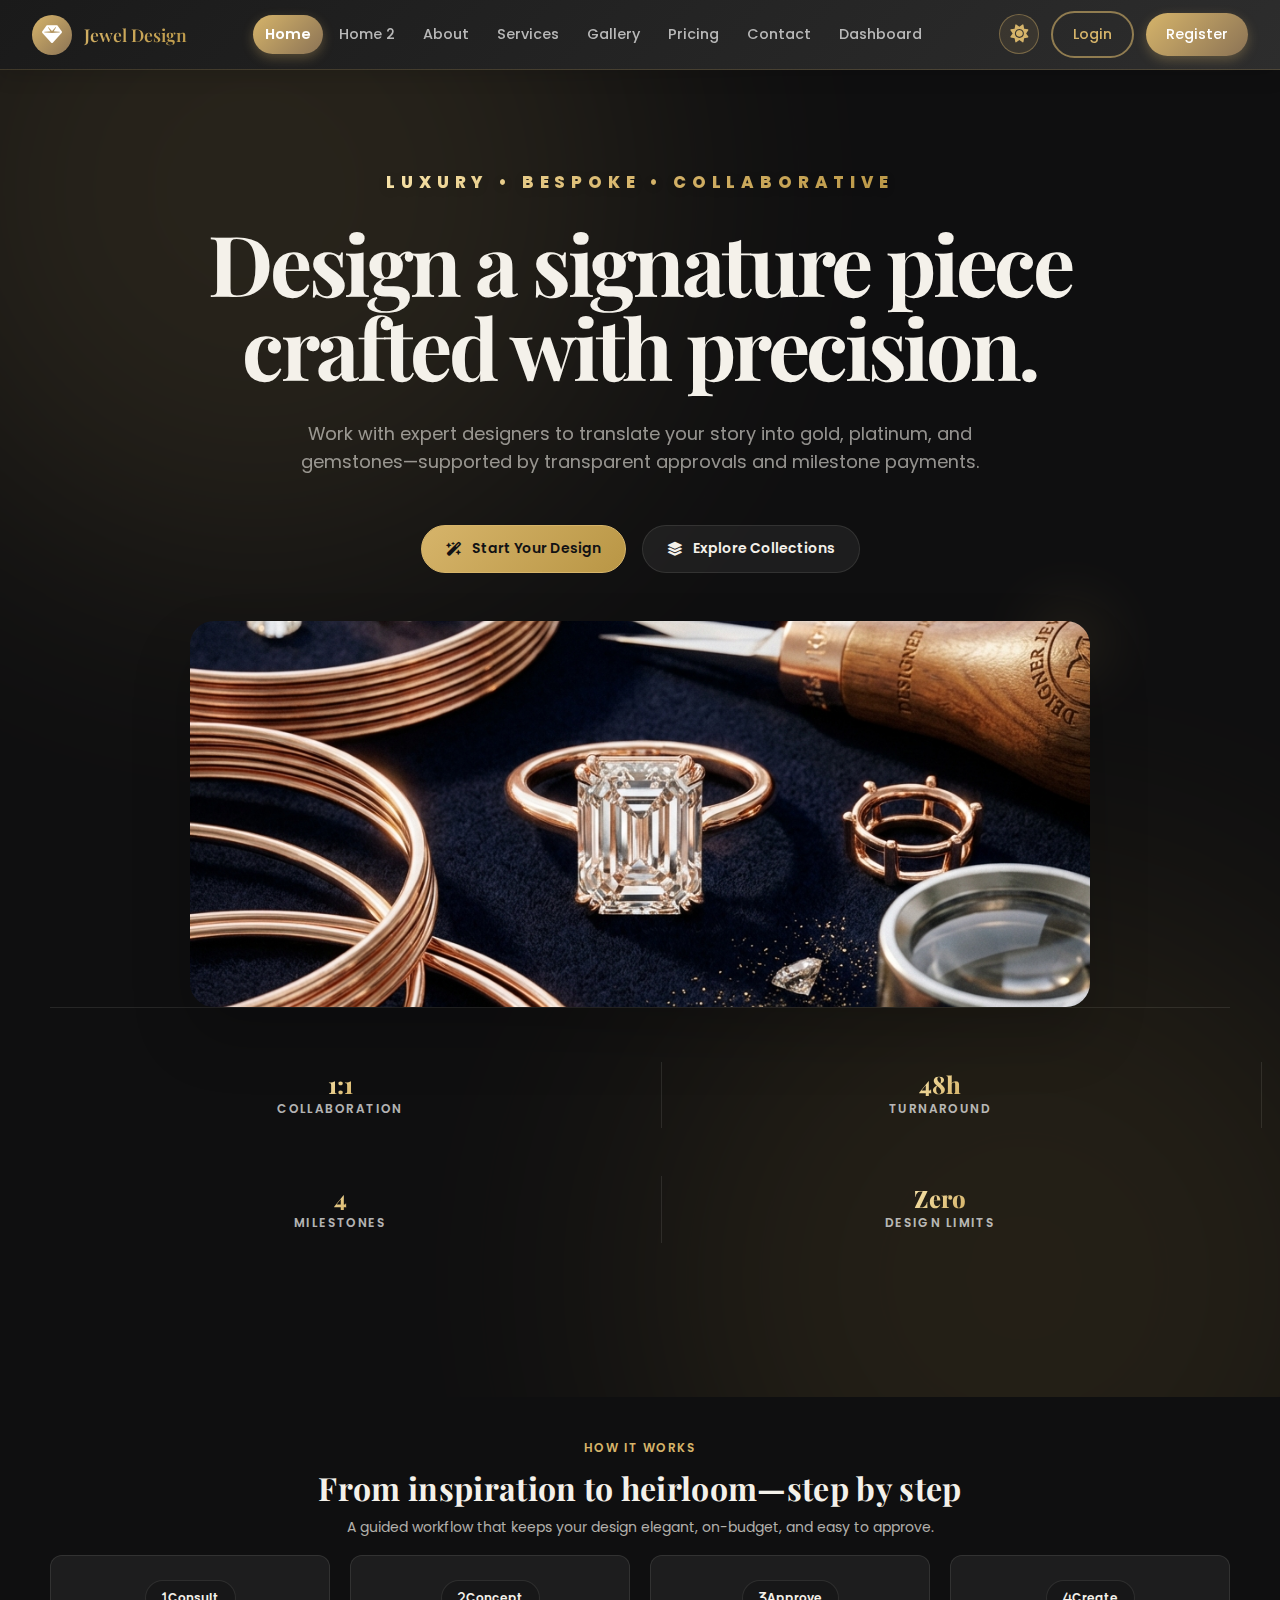
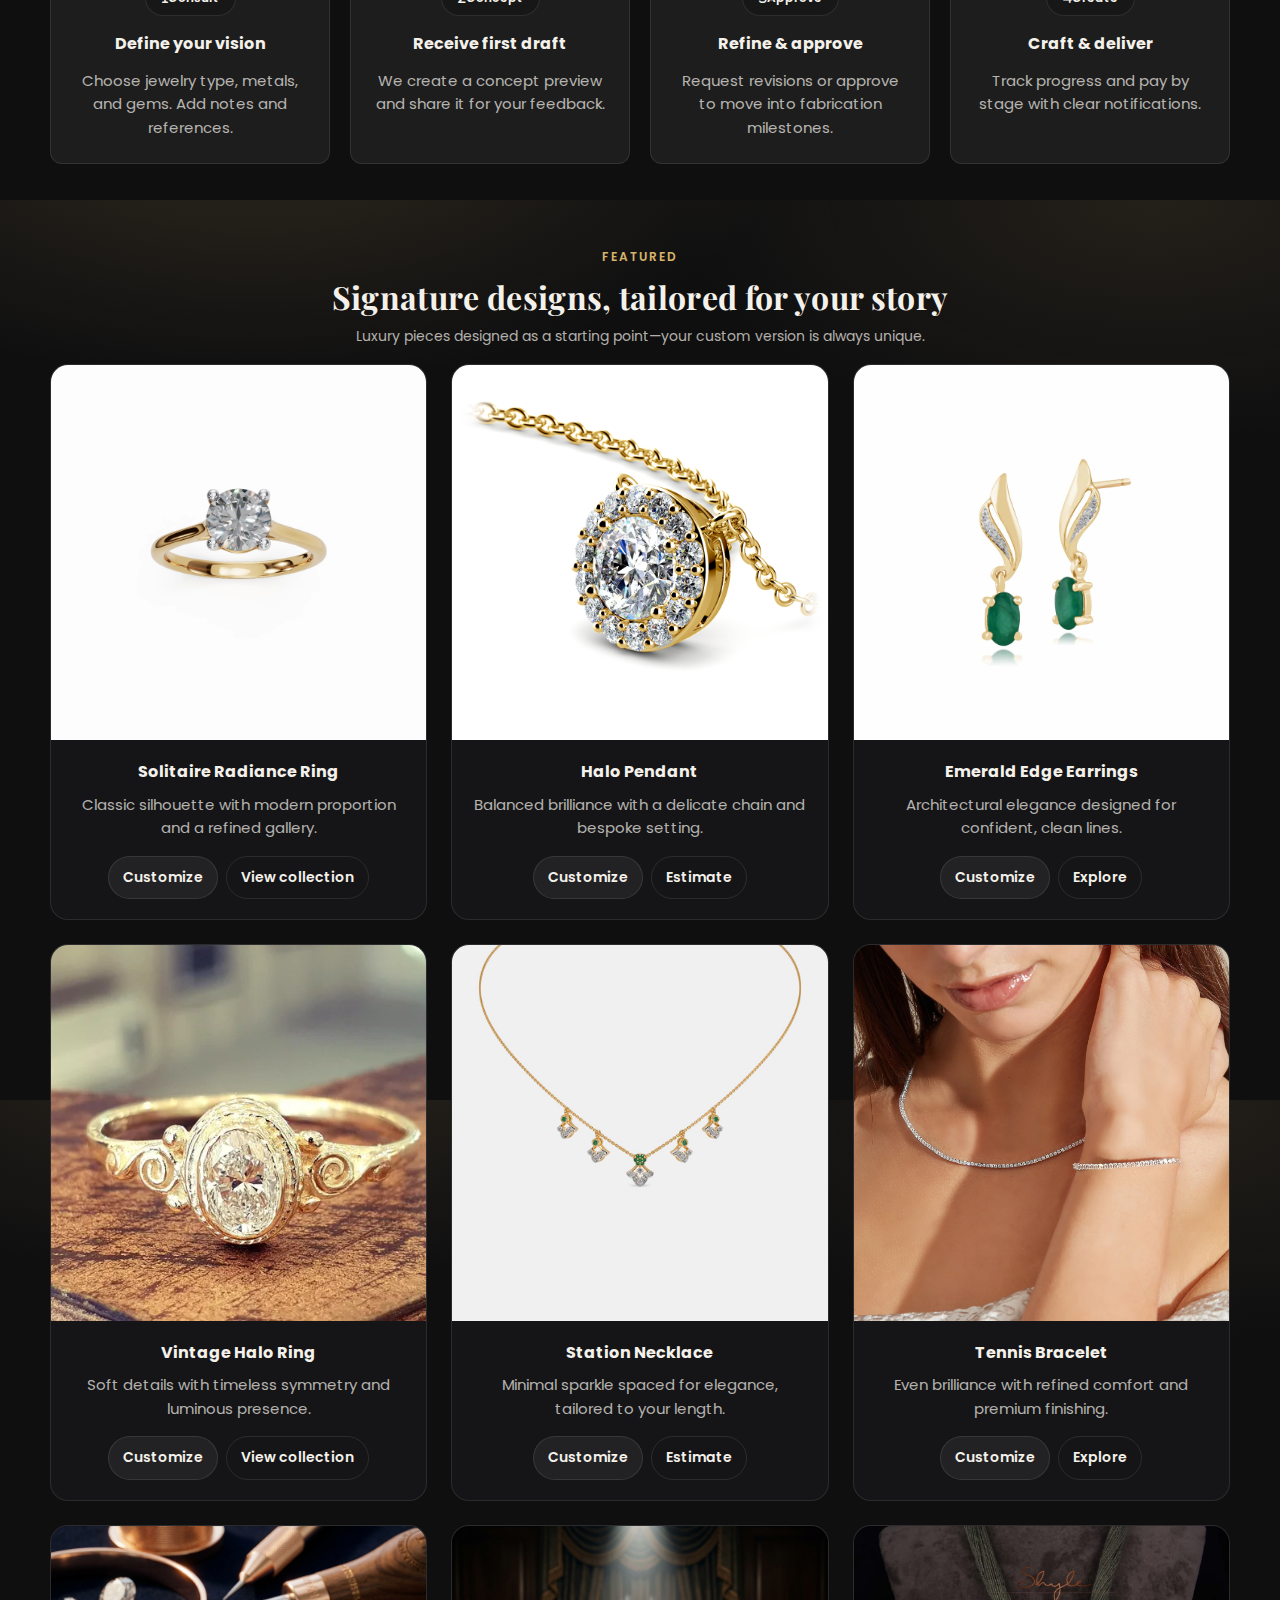
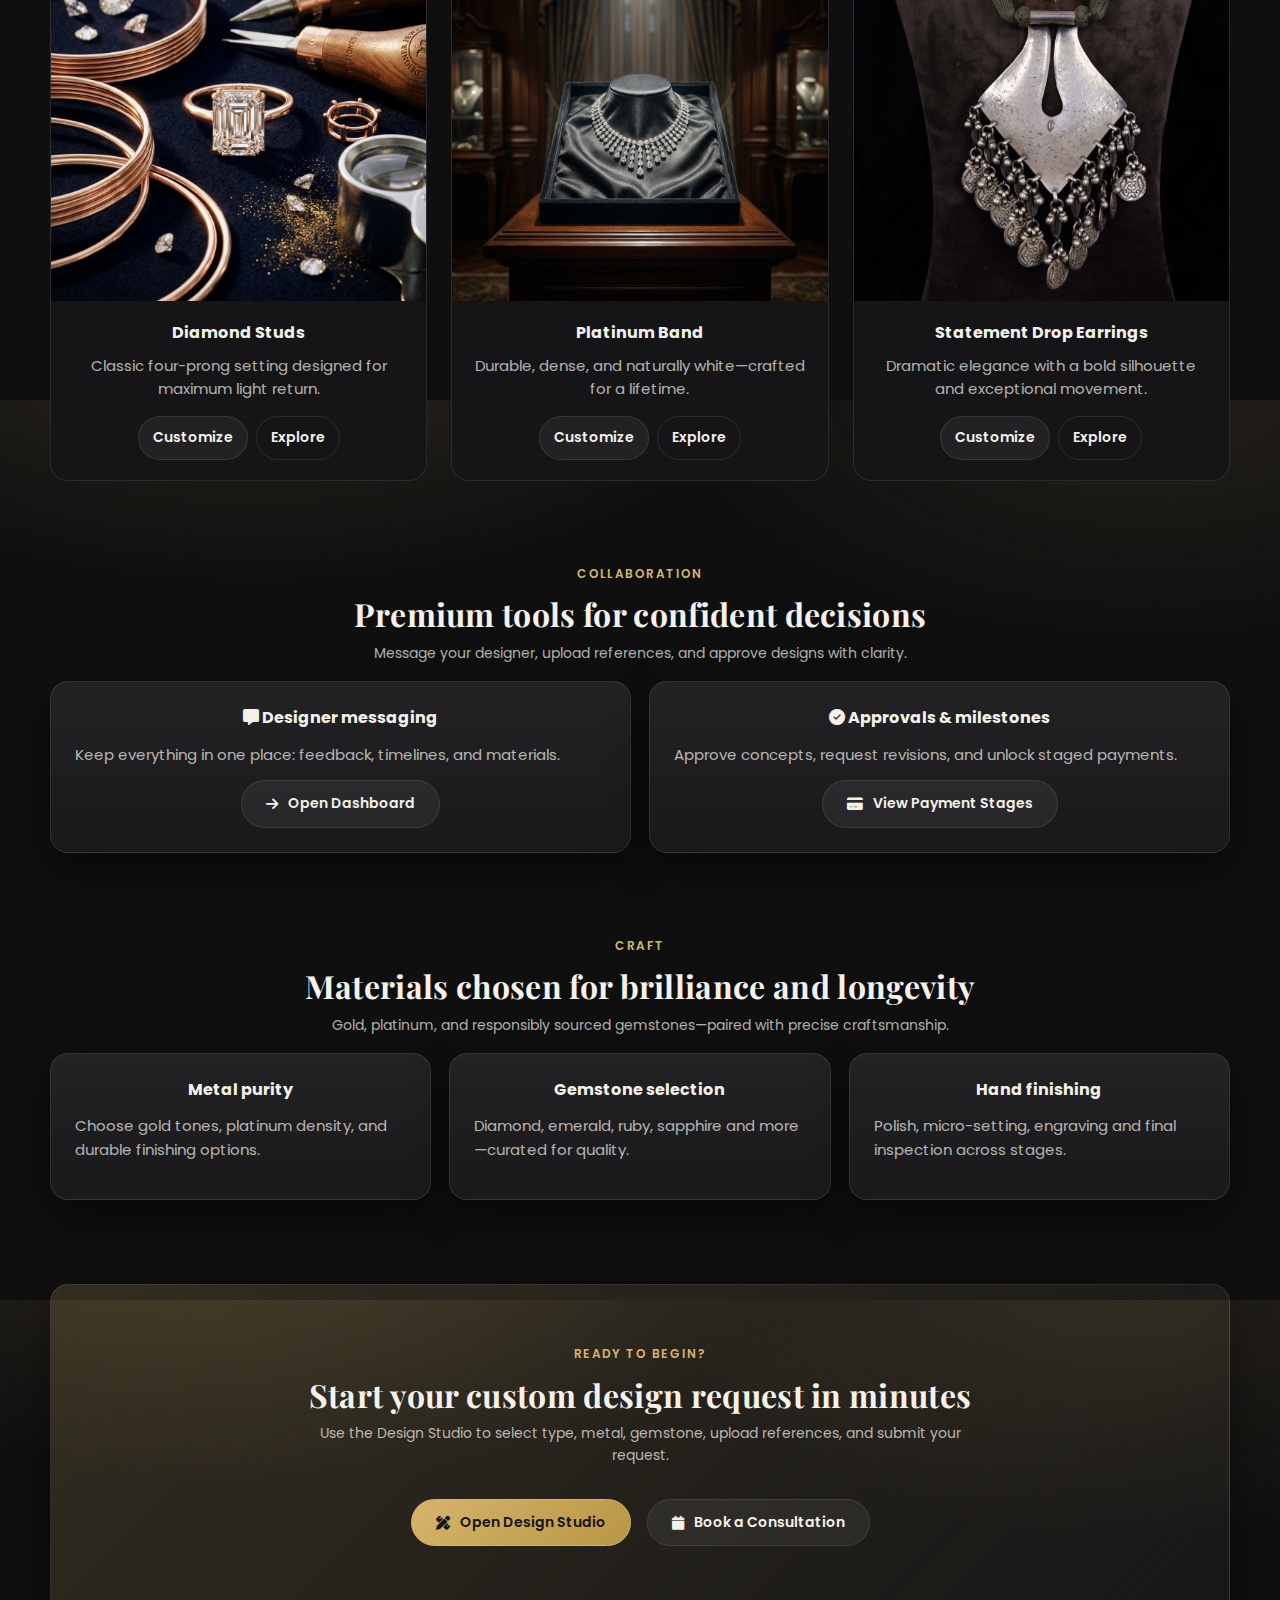
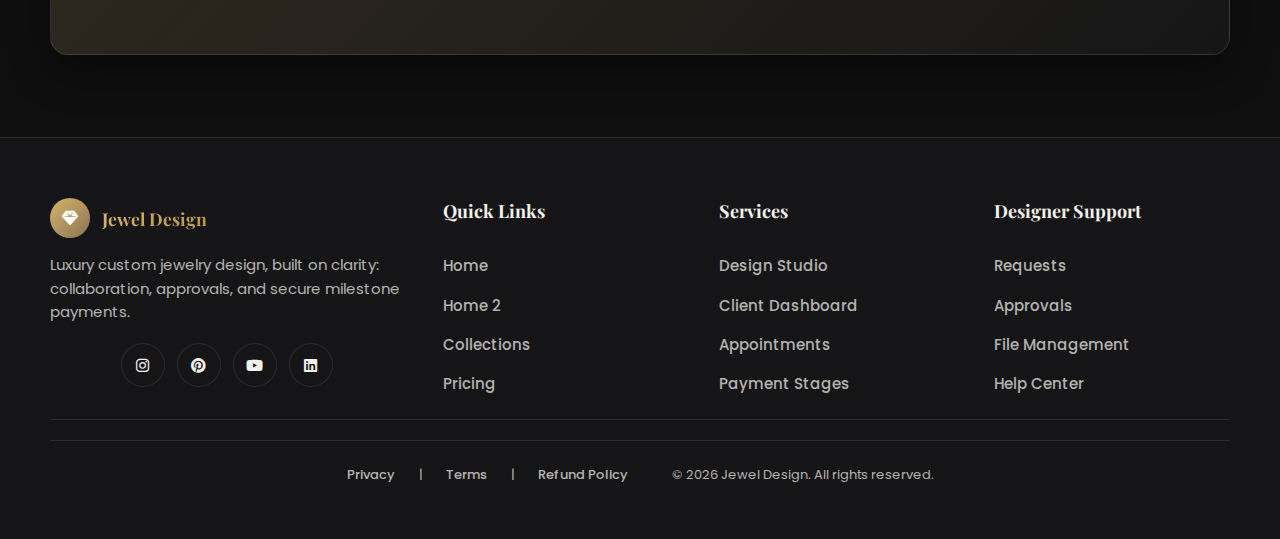
<file: index.html>
<!doctype html>
<html lang="en" data-theme="dark" data-role="client">

<head>
  <meta charset="utf-8" />
  <meta name="viewport" content="width=device-width, initial-scale=1" />
  <title>Jewel Design | Luxury Collaboration</title>
  <meta name="description" content="Luxury custom jewelry design collaboration workspace." />
  <link rel="preconnect" href="https://fonts.googleapis.com" />
  <link rel="preconnect" href="https://fonts.gstatic.com" crossorigin />
  <link
    href="https://fonts.googleapis.com/css2?family=Playfair+Display:wght@500;600;700&family=Poppins:wght@300;400;500;600;700&display=swap"
    rel="stylesheet" />
  <link rel="stylesheet" href="https://cdnjs.cloudflare.com/ajax/libs/font-awesome/6.5.0/css/all.min.css" />
  <link rel="icon" type="image/svg+xml" href="assets/favicon.svg" />
  <link rel="stylesheet" href="css/style.css" />
  <link rel="stylesheet" href="css/premium-header.css" />
</head>

<body class="home-page">

  <header class="premium-header">
    <!-- LEFT ZONE - BRAND -->
    <a href="index.html" class="header-brand">
      <div class="brand-badge">
        <i class="fa-solid fa-gem" aria-hidden="true"></i>
      </div>
      <div class="brand-text">
        <strong>Jewel Design</strong>
      </div>
    </a>


    <!-- CENTER ZONE - MAIN NAVIGATION -->
    <nav class="header-nav" role="navigation" aria-label="Main navigation">
      <a href="index.html" class="nav-link active">Home</a>
      <a href="home2.html" class="nav-link">Home 2</a>
      <a href="about.html" class="nav-link">About</a>
      <a href="services.html" class="nav-link">Services</a>
      <a href="collections.html" class="nav-link">Gallery</a>
      <a href="pricing.html" class="nav-link">Pricing</a>
      <a href="contact.html" class="nav-link">Contact</a>
      <a href="dashboard.html" class="nav-link">Dashboard</a>
    </nav>

    <!-- RIGHT ZONE - USER ACTIONS -->
    <div class="header-actions">
      <button class="theme-toggle" aria-label="Toggle theme">
        <i class="fa-solid fa-sun" aria-hidden="true"></i>
        <i class="fa-solid fa-moon" aria-hidden="true"></i>
      </button>
      <a href="login.html" class="btn-outline">Login</a>
      <a href="register.html" class="btn-primary">Register</a>
    </div>


    <!-- MOBILE HAMBURGER -->
    <button class="mobile-menu-toggle" type="button" aria-label="Toggle mobile menu">
      <span class="hamburger-line"></span>
      <span class="hamburger-line"></span>
      <span class="hamburger-line"></span>
    </button>
  </header>

  <!-- MOBILE SLIDE-IN MENU -->
  <div class="mobile-menu-overlay">
    <div class="mobile-menu-panel">
      <div class="mobile-menu-header">
        <a href="index.html" class="header-brand">
          <div class="brand-badge">
            <i class="fa-solid fa-gem" aria-hidden="true"></i>
          </div>
          <div class="brand-text">
            <strong>Jewel Design</strong>
          </div>
        </a>
        <button class="mobile-menu-close" type="button" aria-label="Close mobile menu">
          <i class="fa-solid fa-times"></i>
        </button>
      </div>
      <nav class="mobile-nav" role="navigation" aria-label="Mobile navigation">
        <a href="index.html" class="mobile-nav-link active">Home</a>
        <a href="home2.html" class="mobile-nav-link">Home 2</a>
        <a href="about.html" class="mobile-nav-link">About</a>
        <a href="services.html" class="mobile-nav-link">Services</a>
        <a href="collections.html" class="mobile-nav-link">Gallery</a>
        <a href="pricing.html" class="mobile-nav-link">Pricing</a>
        <a href="contact.html" class="mobile-nav-link">Contact</a>
        <a href="dashboard.html" class="mobile-nav-link">Dashboard</a>
      </nav>
      <div class="mobile-menu-actions">
        <button class="theme-toggle" aria-label="Toggle theme">
          <i class="fa-solid fa-sun" aria-hidden="true"></i>
          <i class="fa-solid fa-moon" aria-hidden="true"></i>
        </button>
        <a href="login.html" class="btn-outline mobile-btn">Login</a>
        <a href="register.html" class="btn-primary mobile-btn">Register</a>
      </div>
    </div>
  </div>

  <main>
    <section class="hero" aria-label="Hero Introduction">
      <div class="hero-inner">
        <!-- Text Content Area -->
        <div class="hero-content">
          <div class="eyebrow">Luxury • Bespoke • Collaborative</div>
          <h1>Design a signature piece crafted with precision.</h1>
          <p class="kicker">Work with expert designers to translate your story into gold, platinum, and
            gemstones—supported by transparent approvals and milestone payments.</p>

          <div class="hero-actions">
            <a class="btn primary" href="design-studio.html"><i class="fa-solid fa-wand-magic-sparkles"
                aria-hidden="true"></i>Start Your Design</a>
            <a class="btn" href="collections.html"><i class="fa-solid fa-layer-group" aria-hidden="true"></i>Explore
              Collections</a>
          </div>

          <!-- Feature Strip -->


          <!-- Hero Visual Foundation -->
          <div class="hero-image-wrap"
            style="position: relative; margin: 0 auto; width: 100%; max-width: 900px; animation: heroReveal 1.6s var(--ease) forwards; height: 100%;">
            <div
              style="aspect-ratio: 21/9; background: url('assets/images/luxury_jewelry_hero_1.png') center/cover; border-radius: 24px; box-shadow: 0 30px 60px rgba(0,0,0,0.2);">
            </div>
            <!-- Decorative Polish -->
            <div
              style="position: absolute; top: -20px; right: -20px; width: 80px; height: 80px; background: var(--gold); border-radius: 50%; opacity: 0.1; filter: blur(30px);">
            </div>
          </div>
        </div>

        <!-- Base Statistics Ribbon -->
        <div class="hero-stats" aria-label="Key highlights">
          <div class="stat">
            <strong>1:1</strong>
            <span>Collaboration</span>
          </div>
          <div class="stat">
            <strong>48h</strong>
            <span>Turnaround</span>
          </div>
          <div class="stat">
            <strong>4</strong>
            <span>Milestones</span>
          </div>
          <div class="stat">
            <strong>Zero</strong>
            <span>Design Limits</span>
          </div>
        </div>
      </div>
    </section>

    <section class="section" aria-label="How custom design works">
      <div class="container">
        <div class="eyebrow">How it works</div>
        <h2>From inspiration to heirloom—step by step</h2>
        <p class="kicker">A guided workflow that keeps your design elegant, on-budget, and easy to approve.</p>
        <div class="grid cols-4" style="margin-top:16px; gap: 20px;">
          <div class="process-step"
            style="text-align: center; padding: 24px; border-radius: var(--radius-sm); background: var(--trans-white); border: 1px solid var(--border); transition: transform 0.3s var(--ease);">
            <span class="badge" style="margin-bottom: 16px; display: inline-block;"><i class="fa-solid fa-1"
                aria-hidden="true"></i>Consult</span>
            <h3 style="margin-bottom: 12px;">Define your vision</h3>
            <p style="margin-bottom: 0;">Choose jewelry type, metals, and gems. Add notes and references.</p>
          </div>
          <div class="process-step"
            style="text-align: center; padding: 24px; border-radius: var(--radius-sm); background: var(--trans-white); border: 1px solid var(--border); transition: transform 0.3s var(--ease);">
            <span class="badge" style="margin-bottom: 16px; display: inline-block;"><i class="fa-solid fa-2"
                aria-hidden="true"></i>Concept</span>
            <h3 style="margin-bottom: 12px;">Receive first draft</h3>
            <p style="margin-bottom: 0;">We create a concept preview and share it for your feedback.</p>
          </div>
          <div class="process-step"
            style="text-align: center; padding: 24px; border-radius: var(--radius-sm); background: var(--trans-white); border: 1px solid var(--border); transition: transform 0.3s var(--ease);">
            <span class="badge" style="margin-bottom: 16px; display: inline-block;"><i class="fa-solid fa-3"
                aria-hidden="true"></i>Approve</span>
            <h3 style="margin-bottom: 12px;">Refine & approve</h3>
            <p style="margin-bottom: 0;">Request revisions or approve to move into fabrication milestones.</p>
          </div>
          <div class="process-step"
            style="text-align: center; padding: 24px; border-radius: var(--radius-sm); background: var(--trans-white); border: 1px solid var(--border); transition: transform 0.3s var(--ease);">
            <span class="badge" style="margin-bottom: 16px; display: inline-block;"><i class="fa-solid fa-4"
                aria-hidden="true"></i>Create</span>
            <h3 style="margin-bottom: 12px;">Craft & deliver</h3>
            <p style="margin-bottom: 0;">Track progress and pay by stage with clear notifications.</p>
          </div>
        </div>
      </div>
    </section>

    <section class="section" aria-label="Featured jewelry designs">
      <div class="container">
        <div class="eyebrow">Featured</div>
        <h2>Signature designs, tailored for your story</h2>
        <p class="kicker">Luxury pieces designed as a starting point—your custom version is always unique.</p>
        <div class="featured-grid"
          style="margin-top:16px; display: grid; grid-template-columns: repeat(auto-fit, minmax(280px, 1fr)); gap: 24px;">
          <article class="featured-item"
            style="background: var(--surface); border: 1px solid var(--border); border-radius: var(--radius); overflow: hidden; transition: transform 0.3s var(--ease);">
            <div class="media"
              style="background-image:url('assets/images/Solitaire%20Radiance%20Ring.webp'); aspect-ratio: 1; min-height: 280px;">
            </div>
            <div style="padding: 20px; text-align: center;">
              <h3 style="margin-bottom: 8px;">Solitaire Radiance Ring</h3>
              <p style="margin-bottom: 16px; color: var(--muted);">Classic silhouette with modern proportion and a
                refined gallery.</p>
              <div style="display: flex; gap: 8px; justify-content: center; flex-wrap: wrap;">
                <a class="btn small" href="design-studio.html">Customize</a>
                <a class="btn small ghost" href="collections.html">View collection</a>
              </div>
            </div>
          </article>
          <article class="featured-item"
            style="background: var(--surface); border: 1px solid var(--border); border-radius: var(--radius); overflow: hidden; transition: transform 0.3s var(--ease);">
            <div class="media"
              style="background-image:url('assets/images/halo%20pendant%202.jpg'); aspect-ratio: 1; min-height: 280px;">
            </div>
            <div style="padding: 20px; text-align: center;">
              <h3 style="margin-bottom: 8px;">Halo Pendant</h3>
              <p style="margin-bottom: 16px; color: var(--muted);">Balanced brilliance with a delicate chain and bespoke
                setting.</p>
              <div style="display: flex; gap: 8px; justify-content: center; flex-wrap: wrap;">
                <a class="btn small" href="design-studio.html">Customize</a>
                <a class="btn small ghost" href="pricing.html">Estimate</a>
              </div>
            </div>
          </article>
          <article class="featured-item"
            style="background: var(--surface); border: 1px solid var(--border); border-radius: var(--radius); overflow: hidden; transition: transform 0.3s var(--ease);">
            <div class="media"
              style="background-image:url('assets/images/Emerald%20Edge%20Earrings.webp'); aspect-ratio: 1; min-height: 280px;">
            </div>
            <div style="padding: 20px; text-align: center;">
              <h3 style="margin-bottom: 8px;">Emerald Edge Earrings</h3>
              <p style="margin-bottom: 16px; color: var(--muted);">Architectural elegance designed for confident, clean
                lines.</p>
              <div style="display: flex; gap: 8px; justify-content: center; flex-wrap: wrap;">
                <a class="btn small" href="design-studio.html">Customize</a>
                <a class="btn small ghost" href="collections.html">Explore</a>
              </div>
            </div>
          </article>
          <article class="featured-item"
            style="background: var(--surface); border: 1px solid var(--border); border-radius: var(--radius); overflow: hidden; transition: transform 0.3s var(--ease);">
            <div class="media"
              style="background-image:url('assets/images/vintage%20hola%20ring.webp'); aspect-ratio: 1; min-height: 280px;">
            </div>
            <div style="padding: 20px; text-align: center;">
              <h3 style="margin-bottom: 8px;">Vintage Halo Ring</h3>
              <p style="margin-bottom: 16px; color: var(--muted);">Soft details with timeless symmetry and luminous
                presence.</p>
              <div style="display: flex; gap: 8px; justify-content: center; flex-wrap: wrap;">
                <a class="btn small" href="design-studio.html">Customize</a>
                <a class="btn small ghost" href="collections.html">View collection</a>
              </div>
            </div>
          </article>
          <article class="featured-item"
            style="background: var(--surface); border: 1px solid var(--border); border-radius: var(--radius); overflow: hidden; transition: transform 0.3s var(--ease);">
            <div class="media"
              style="background-image:url('assets/images/station%20necklace.webp'); aspect-ratio: 1; min-height: 280px;">
            </div>
            <div style="padding: 20px; text-align: center;">
              <h3 style="margin-bottom: 8px;">Station Necklace</h3>
              <p style="margin-bottom: 16px; color: var(--muted);">Minimal sparkle spaced for elegance, tailored to your
                length.</p>
              <div style="display: flex; gap: 8px; justify-content: center; flex-wrap: wrap;">
                <a class="btn small" href="design-studio.html">Customize</a>
                <a class="btn small ghost" href="pricing.html">Estimate</a>
              </div>
            </div>
          </article>
          <article class="featured-item"
            style="background: var(--surface); border: 1px solid var(--border); border-radius: var(--radius); overflow: hidden; transition: transform 0.3s var(--ease);">
            <div class="media"
              style="background-image:url('assets/images/tennis%20bracelet2.avif'); aspect-ratio: 1; min-height: 280px;">
            </div>
            <div style="padding: 20px; text-align: center;">
              <h3 style="margin-bottom: 8px;">Tennis Bracelet</h3>
              <p style="margin-bottom: 16px; color: var(--muted);">Even brilliance with refined comfort and premium
                finishing.</p>
              <div style="display: flex; gap: 8px; justify-content: center; flex-wrap: wrap;">
                <a class="btn small" href="design-studio.html">Customize</a>
                <a class="btn small ghost" href="collections.html">Explore</a>
              </div>
            </div>
          </article>
          <article class="featured-item"
            style="background: var(--surface); border: 1px solid var(--border); border-radius: var(--radius); overflow: hidden; transition: transform 0.3s var(--ease);">
            <div class="media"
              style="background-image:url('assets/images/luxury_jewelry_hero_1.png'); aspect-ratio: 1; min-height: 280px;">
            </div>
            <div style="padding: 20px; text-align: center;">
              <h3 style="margin-bottom: 8px;">Diamond Studs</h3>
              <p style="margin-bottom: 16px; color: var(--muted);">Classic four-prong setting designed for maximum light
                return.</p>
              <div style="display: flex; gap: 8px; justify-content: center; flex-wrap: wrap;">
                <a class="btn small" href="design-studio.html">Customize</a>
                <a class="btn small ghost" href="collections.html">Explore</a>
              </div>
            </div>
          </article>
          <article class="featured-item"
            style="background: var(--surface); border: 1px solid var(--border); border-radius: var(--radius); overflow: hidden; transition: transform 0.3s var(--ease);">
            <div class="media"
              style="background-image:url('assets/images/luxury_jewelry_hero_2.png'); aspect-ratio: 1; min-height: 280px;">
            </div>
            <div style="padding: 20px; text-align: center;">
              <h3 style="margin-bottom: 8px;">Platinum Band</h3>
              <p style="margin-bottom: 16px; color: var(--muted);">Durable, dense, and naturally white—crafted for a
                lifetime.</p>
              <div style="display: flex; gap: 8px; justify-content: center; flex-wrap: wrap;">
                <a class="btn small" href="design-studio.html">Customize</a>
                <a class="btn small ghost" href="collections.html">Explore</a>
              </div>
            </div>
          </article>
          <article class="featured-item"
            style="background: var(--surface); border: 1px solid var(--border); border-radius: var(--radius); overflow: hidden; transition: transform 0.3s var(--ease);">
            <div class="media"
              style="background-image:url('assets/images/statement%20drop.jpg'); aspect-ratio: 1; min-height: 280px;">
            </div>
            <div style="padding: 20px; text-align: center;">
              <h3 style="margin-bottom: 8px;">Statement Drop Earrings</h3>
              <p style="margin-bottom: 16px; color: var(--muted);">Dramatic elegance with a bold silhouette and
                exceptional
                movement.</p>
              <div style="display: flex; gap: 8px; justify-content: center; flex-wrap: wrap;">
                <a class="btn small" href="design-studio.html">Customize</a>
                <a class="btn small ghost" href="collections.html">Explore</a>
              </div>
            </div>
          </article>
        </div>
      </div>
    </section>

    <section class="section" aria-label="Client–designer collaboration">
      <div class="container">
        <div class="eyebrow">Collaboration</div>
        <h2>Premium tools for confident decisions</h2>
        <p class="kicker">Message your designer, upload references, and approve designs with clarity.</p>
        <div class="grid cols-2" style="margin-top:16px;">
          <div class="card pad">
            <h3><i class="fa-solid fa-message" aria-hidden="true"></i> Designer messaging</h3>
            <p>Keep everything in one place: feedback, timelines, and materials.</p>
            <button class="btn" type="button" data-link="dashboard.html"><i class="fa-solid fa-arrow-right"
                aria-hidden="true"></i>Open Dashboard</button>
          </div>
          <div class="card pad">
            <h3><i class="fa-solid fa-circle-check" aria-hidden="true"></i> Approvals & milestones</h3>
            <p>Approve concepts, request revisions, and unlock staged payments.</p>
            <button class="btn" type="button" data-link="pricing.html"><i class="fa-solid fa-credit-card"
                aria-hidden="true"></i>View Payment Stages</button>
          </div>
        </div>
      </div>
    </section>

    <section class="section" aria-label="Materials and craftsmanship">
      <div class="container">
        <div class="eyebrow">Craft</div>
        <h2>Materials chosen for brilliance and longevity</h2>
        <p class="kicker">Gold, platinum, and responsibly sourced gemstones—paired with precise craftsmanship.</p>
        <div class="grid cols-3" style="margin-top:16px;">
          <div class="card pad">
            <h3>Metal purity</h3>
            <p>Choose gold tones, platinum density, and durable finishing options.</p>
          </div>
          <div class="card pad">
            <h3>Gemstone selection</h3>
            <p>Diamond, emerald, ruby, sapphire and more—curated for quality.</p>
          </div>
          <div class="card pad">
            <h3>Hand finishing</h3>
            <p>Polish, micro-setting, engraving and final inspection across stages.</p>
          </div>
        </div>
      </div>
    </section>

    <section class="section" aria-label="Start your design call to action">
      <div class="container">
        <div class="card pad"
          style="background:linear-gradient(135deg, rgba(214,180,106,0.18), rgba(255,255,255,0.03)); text-align: center; padding: 60px 40px;">
          <div class="eyebrow">Ready to begin?</div>
          <h2>Start your custom design request in minutes</h2>
          <p class="kicker">Use the Design Studio to select type, metal, gemstone, upload references, and submit your
            request.</p>
          <div class="hero-actions">
            <a class="btn primary" href="design-studio.html"><i class="fa-solid fa-pen-ruler"
                aria-hidden="true"></i>Open Design Studio</a>
            <a class="btn" href="contact.html"><i class="fa-solid fa-calendar" aria-hidden="true"></i>Book a
              Consultation</a>
          </div>
        </div>
      </div>
    </section>
  </main>

  <footer class="footer">
    <div class="container footer-inner">
      <div class="footer-grid">
        <div>
          <div class="footer-brand" style="display:flex; align-items:center; gap:12px; margin-bottom:15px;">
            <div class="brand-badge" style="width:40px; height:40px;">
              <i class="fa-solid fa-gem" aria-hidden="true" style="font-size:16px;"></i>
            </div>
            <h3 style="margin:0;">Jewel Design</h3>
          </div>
          <p>Luxury custom jewelry design, built on clarity: collaboration, approvals, and secure milestone payments.
          </p>
          <div class="social" aria-label="Social links">
            <a href="contact.html" aria-label="Instagram"><i class="fa-brands fa-instagram" aria-hidden="true"></i></a>
            <a href="contact.html" aria-label="Pinterest"><i class="fa-brands fa-pinterest" aria-hidden="true"></i></a>
            <a href="contact.html" aria-label="YouTube"><i class="fa-brands fa-youtube" aria-hidden="true"></i></a>
            <a href="contact.html" aria-label="LinkedIn"><i class="fa-brands fa-linkedin" aria-hidden="true"></i></a>
          </div>
        </div>
        <div>
          <h3>Quick Links</h3>
          <a href="index.html">Home</a>
          <a href="home2.html">Home 2</a>
          <a href="collections.html">Collections</a>
          <a href="pricing.html">Pricing</a>
        </div>
        <div>
          <h3>Services</h3>
          <a href="design-studio.html">Design Studio</a>
          <a href="dashboard.html">Client Dashboard</a>
          <a href="contact.html">Appointments</a>
          <a href="pricing.html">Payment Stages</a>
        </div>
        <div>
          <h3>Designer Support</h3>
          <a href="dashboard.html">Requests</a>
          <a href="dashboard.html">Approvals</a>
          <a href="dashboard.html">File Management</a>
          <a href="contact.html">Help Center</a>
        </div>
      </div>

      <div class="divider"></div>

      <div class="fineprint">
        <div>
          <a class="link" href="privacy.html">Privacy</a>
          <span> | </span>
          <a class="link" href="terms.html">Terms</a>
          <span> | </span>
          <a class="link" href="refund.html">Refund Policy</a>
          <span style="margin-left: 20px;">© <span id="year">2026</span> Jewel Design. All rights reserved.</span>
        </div>
      </div>
    </div>
  </footer>

  <script>
    document.getElementById('year').textContent = new Date().getFullYear();
  </script>
  <script src="js/premium-header.js"></script>
  <script src="js/script.js"></script>
</body>

</html>
</file>
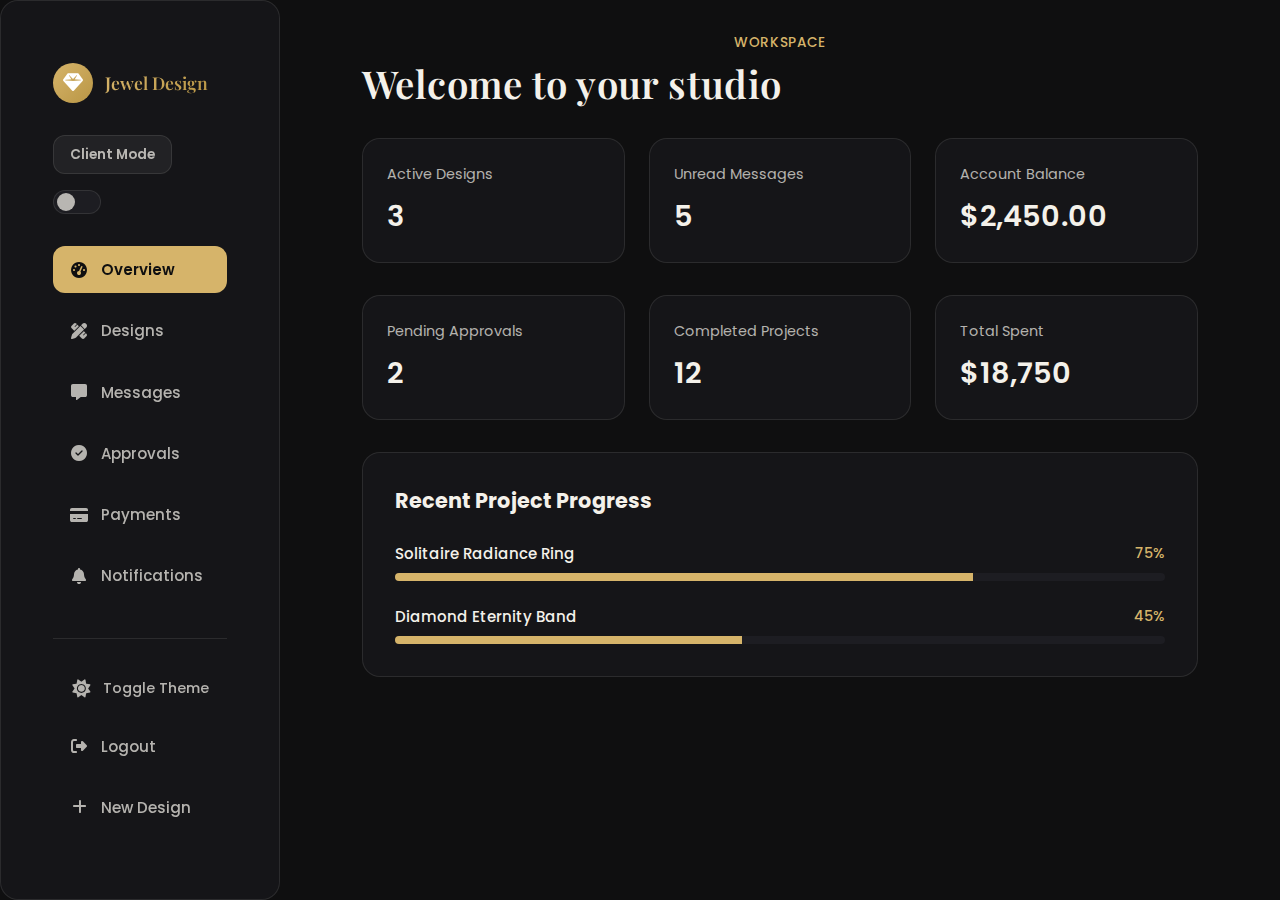
<file: dashboard.html>
<!doctype html>
<html lang="en" data-theme="dark" data-role="client">

<head>
  <meta charset="utf-8" />
  <meta name="viewport" content="width=device-width, initial-scale=1" />
  <title>Dashboard | Jewel Design</title>
  <meta name="description" content="Manage your custom jewelry projects." />
  <link rel="preconnect" href="https://fonts.googleapis.com" />
  <link rel="preconnect" href="https://fonts.gstatic.com" crossorigin />
  <link
    href="https://fonts.googleapis.com/css2?family=Playfair+Display:wght@500;600;700&family=Poppins:wght@300;400;500;600;700&display=swap"
    rel="stylesheet" />
  <link rel="stylesheet" href="https://cdnjs.cloudflare.com/ajax/libs/font-awesome/6.5.0/css/all.min.css" />
  <link rel="icon" type="image/svg+xml" href="assets/favicon.svg" />
  <link rel="stylesheet" href="css/style.css" />
  <link rel="stylesheet" href="css/premium-header.css" />
  <link rel="stylesheet" href="css/dashboard.css" />
</head>

<body class="interior-page">

  <!-- Mobile Sidebar Toggle -->
  <button class="sidebar-toggle-fixed" id="mobileDashToggle">
    <i class="fa-solid fa-bars"></i>
  </button>
  <div class="sidebar-overlay" id="dashOverlay"></div>

  <main class="dashboard-main">
    <div class="dashboard-layout">
      <!-- Sidebar -->
      <aside class="sidebar" id="dashSidebar">
        <div class="sidebar-inner">
          <div class="sidebar-brand-wrapper">
            <a href="index.html" class="sidebar-brand">
              <div class="brand-badge">
                <i class="fa-solid fa-gem"></i>
              </div>
              <div class="brand-text">Jewel Design</div>
            </a>
          </div>

          <div class="sidebar-top">
            <div class="role-badge">
              <span id="roleLabel" class="badge">Client Workspace</span>
            </div>
            <div class="role-toggle">
              <label class="toggle-switch">
                <input id="roleSwitch" type="checkbox" />
                <span class="toggle-slider"></span>
              </label>
            </div>
          </div>

          <nav class="sidebar-nav">
            <a class="nav-item active" href="#" data-section="overview">
              <i class="fa-solid fa-gauge-high"></i>
              <span>Overview</span>
            </a>
            <a class="nav-item" href="#" data-section="designs">
              <i class="fa-solid fa-pen-ruler"></i>
              <span>Designs</span>
            </a>
            <a class="nav-item" href="#" data-section="messages">
              <i class="fa-solid fa-message"></i>
              <span>Messages</span>
            </a>
            <a class="nav-item" href="#" data-section="approvals">
              <i class="fa-solid fa-circle-check"></i>
              <span>Approvals</span>
            </a>
            <a class="nav-item" href="#" data-section="payments">
              <i class="fa-solid fa-credit-card"></i>
              <span>Payments</span>
            </a>
            <a class="nav-item" href="#" data-section="notifications">
              <i class="fa-solid fa-bell"></i>
              <span>Notifications</span>
            </a>
            <div class="sidebar-divider"></div>
            <button class="theme-toggle nav-item" id="themeToggle" aria-label="Toggle theme">
              <i class="fa-solid fa-sun" aria-hidden="true"></i>
              <i class="fa-solid fa-moon" aria-hidden="true"></i>
              <span>Toggle Theme</span>
            </button>
            <a href="index.html" class="nav-item">
              <i class="fa-solid fa-right-from-bracket"></i>
              <span>Logout</span>
            </a>
            <a href="design-studio.html" class="nav-item">
              <i class="fa-solid fa-plus"></i>
              <span>New Design</span>
            </a>
          </nav>

          <div class="sidebar-bottom">
          </div>
        </div>
      </aside>

      <!-- Main Content -->
      <div class="dashboard-content">
        <!-- Overview Section -->
        <section class="dashboard-section active" id="overview">
          <div class="section-header">
            <span class="eyebrow">Workspace</span>
            <h2>Welcome to your studio</h2>
          </div>

          <div class="stat-grid">
            <div class="stat-card">
              <h4>Active Designs</h4>
              <p class="stat-value">3</p>
            </div>
            <div class="stat-card">
              <h4>Unread Messages</h4>
              <p class="stat-value">5</p>
            </div>
            <div class="stat-card">
              <h4>Account Balance</h4>
              <p class="stat-value">$2,450.00</p>
            </div>
          </div>

          <div class="stat-grid">
            <div class="stat-card">
              <h4>Pending Approvals</h4>
              <p class="stat-value">2</p>
            </div>
            <div class="stat-card">
              <h4>Completed Projects</h4>
              <p class="stat-value">12</p>
            </div>
            <div class="stat-card">
              <h4>Total Spent</h4>
              <p class="stat-value">$18,750</p>
            </div>
          </div>

          <div class="progress-card">
            <h3>Recent Project Progress</h3>
            <div class="progress-list">
              <div class="progress-item">
                <div class="progress-header">
                  <span class="progress-title">Solitaire Radiance Ring</span>
                  <span class="progress-percent">75%</span>
                </div>
                <div class="progress-bar">
                  <div class="progress-fill" style="width: 75%;"></div>
                </div>
              </div>
              <div class="progress-item">
                <div class="progress-header">
                  <span class="progress-title">Diamond Eternity Band</span>
                  <span class="progress-percent">45%</span>
                </div>
                <div class="progress-bar">
                  <div class="progress-fill" style="width: 45%;"></div>
                </div>
              </div>
            </div>
          </div>
        </section>

        <!-- Designs Section -->
        <section class="dashboard-section" id="designs">
          <div class="section-header">
            <span class="eyebrow">Projects</span>
            <h2>Your Designs</h2>
          </div>

          <div class="design-grid">
            <div class="design-card">
              <div class="design-image"
                style="background-image: url('assets/images/dashboard-design-1.jpg'); background-size: cover; background-position: center;">
              </div>
              <div class="design-content">
                <h3 class="design-title">Double Layer Necklace</h3>
                <p class="design-description">Diamond studded double layer elegance</p>
                <span class="status-badge status-fabrication">In Fabrication</span>
              </div>
            </div>

            <div class="design-card">
              <div class="design-image"
                style="background-image: url('assets/images/dashboard-design-2.jpg'); background-size: cover; background-position: center;">
              </div>
              <div class="design-content">
                <h3 class="design-title">Gold Signet Ring</h3>
                <p class="design-description">Detailed golden signet with custom initial</p>
                <span class="status-badge status-fabrication">In Fabrication</span>
              </div>
            </div>

            <div class="design-card">
              <div class="design-image"
                style="background-image: url('assets/images/dashboard-design-3.jpg'); background-size: cover; background-position: center;">
              </div>
              <div class="design-content">
                <h3 class="design-title">Celestial Ring Set</h3>
                <p class="design-description">Star and moon motif stacking rings</p>
                <span class="status-badge status-completed">Completed</span>
              </div>
            </div>

            <div class="design-card">
              <div class="design-image"
                style="background-image: url('assets/images/dashboard-design-4.jpg'); background-size: cover; background-position: center;">
              </div>
              <div class="design-content">
                <h3 class="design-title">Textured Gold Chain</h3>
                <p class="design-description">Heavy link gold chain with textured finish</p>
                <span class="status-badge status-pending">Pending</span>
              </div>
            </div>

            <div class="design-card">
              <div class="design-image"
                style="background-image: url('assets/images/dashboard-design-5.jpg'); background-size: cover; background-position: center;">
              </div>
              <div class="design-content">
                <h3 class="design-title">Gold Bead Necklace</h3>
                <p class="design-description">Delicate gold beaded chain necklace</p>
                <span class="status-badge status-completed">Completed</span>
              </div>
            </div>

            <div class="design-card">
              <div class="design-image"
                style="background-image: url('assets/images/dashboard-design-6.jpg'); background-size: cover; background-position: center;">
              </div>
              <div class="design-content">
                <h3 class="design-title">Floral Layered Necklace</h3>
                <p class="design-description">Intricate gold floral patterns with diamond accents</p>
                <span class="status-badge status-pending">Pending</span>
              </div>
            </div>

            <div class="design-card new-design-card"
              style="display: flex; align-items: center; justify-content: center; text-align: center;">
              <div class="new-design-content"
                style="display: flex; flex-direction: column; align-items: center; justify-content: center; padding: 40px;">
                <div class="plus-icon"
                  style="width: 60px; height: 60px; background: var(--gold); border-radius: 50%; display: flex; align-items: center; justify-content: center; margin-bottom: 16px;">
                  <i class="fa-solid fa-plus" style="color: var(--black); font-size: 24px;"></i>
                </div>
                <p style="margin: 0; font-weight: 600; color: var(--text);">Start New Design</p>
              </div>
            </div>
          </div>
        </section>

        <!-- Messages Section -->
        <section class="dashboard-section" id="messages">
          <div class="section-header">
            <span class="eyebrow">Communication</span>
            <h2>Messages</h2>
          </div>

          <div class="message-list">
            <div class="message-item">
              <div class="message-avatar">JD</div>
              <div class="message-content">
                <div class="message-header">
                  <span class="message-sender">John Designer</span>
                  <span class="message-time">2 hours ago</span>
                </div>
                <p class="message-preview">Hi! I've updated the 3D render for your ring design. Please take a look and
                  let me know your thoughts...</p>
              </div>
              <div class="unread-indicator"></div>
            </div>

            <div class="message-item">
              <div class="message-avatar">SM</div>
              <div class="message-content">
                <div class="message-header">
                  <span class="message-sender">Sarah Miller</span>
                  <span class="message-time">5 hours ago</span>
                </div>
                <p class="message-preview">Your custom necklace is ready for final approval. The engraving looks
                  perfect!</p>
              </div>
              <div class="unread-indicator"></div>
            </div>

            <div class="message-item">
              <div class="message-avatar">TC</div>
              <div class="message-content">
                <div class="message-header">
                  <span class="message-sender">Team Coordinator</span>
                  <span class="message-time">1 day ago</span>
                </div>
                <p class="message-preview">Your order has been shipped! Tracking number: JWD2024031542</p>
              </div>
            </div>

            <div class="message-item">
              <div class="message-avatar">MG</div>
              <div class="message-content">
                <div class="message-header">
                  <span class="message-sender">Michael Goldsmith</span>
                  <span class="message-time">2 days ago</span>
                </div>
                <p class="message-preview">The gold setting has been crafted. We're now ready to set the diamonds.</p>
              </div>
            </div>

            <div class="message-item">
              <div class="message-avatar">AS</div>
              <div class="message-content">
                <div class="message-header">
                  <span class="message-sender">Amy Support</span>
                  <span class="message-time">3 days ago</span>
                </div>
                <p class="message-preview">Thank you for your feedback! We've updated the design based on your
                  suggestions.</p>
              </div>
            </div>
          </div>
        </section>

        <!-- Approvals Section -->
        <section class="dashboard-section" id="approvals">
          <div class="section-header">
            <span class="eyebrow">Reviews</span>
            <h2>Pending Approvals</h2>
          </div>

          <div class="approval-list">
            <div class="approval-card">
              <div class="approval-info">
                <h4>Solitaire Ring - Final Design</h4>
                <p>Ready for your approval before we begin fabrication</p>
              </div>
              <div class="approval-actions">
                <button class="btn btn-secondary">
                  <i class="fa-solid fa-eye"></i>
                  View
                </button>
                <button class="btn btn-primary">
                  <i class="fa-solid fa-check"></i>
                  Approve
                </button>
              </div>
            </div>

            <div class="approval-card">
              <div class="approval-info">
                <h4>Eternity Band - Diamond Selection</h4>
                <p>Please review and approve the chosen diamonds</p>
              </div>
              <div class="approval-actions">
                <button class="btn btn-secondary">
                  <i class="fa-solid fa-eye"></i>
                  View
                </button>
                <button class="btn btn-primary">
                  <i class="fa-solid fa-check"></i>
                  Approve
                </button>
              </div>
            </div>

            <div class="approval-card">
              <div class="approval-info">
                <h4>Necklace Engraving Proof</h4>
                <p>Final engraving design ready for your review</p>
              </div>
              <div class="approval-actions">
                <button class="btn btn-secondary">
                  <i class="fa-solid fa-eye"></i>
                  View
                </button>
                <button class="btn btn-primary">
                  <i class="fa-solid fa-check"></i>
                  Approve
                </button>
              </div>
            </div>
          </div>
        </section>

        <!-- Payments Section -->
        <section class="dashboard-section" id="payments">
          <div class="section-header">
            <span class="eyebrow">Finance</span>
            <h2>Payment History</h2>
          </div>

          <div class="payment-table">
            <table>
              <thead>
                <tr>
                  <th>Date</th>
                  <th>Description</th>
                  <th>Amount</th>
                  <th>Status</th>
                </tr>
              </thead>
              <tbody>
                <tr>
                  <td>Mar 15, 2026</td>
                  <td>Solitaire Ring - Final Payment</td>
                  <td class="payment-amount">$3,500.00</td>
                  <td><span class="payment-status status-paid">Paid</span></td>
                </tr>
                <tr>
                  <td>Mar 10, 2026</td>
                  <td>Eternity Band - Deposit</td>
                  <td class="payment-amount">$1,200.00</td>
                  <td><span class="payment-status status-paid">Paid</span></td>
                </tr>
                <tr>
                  <td>Mar 5, 2026</td>
                  <td>Design Consultation</td>
                  <td class="payment-amount">$150.00</td>
                  <td><span class="payment-status status-paid">Paid</span></td>
                </tr>
                <tr>
                  <td>Feb 28, 2026</td>
                  <td>Heart Pendant - Final Payment</td>
                  <td class="payment-amount">$850.00</td>
                  <td><span class="payment-status status-paid">Paid</span></td>
                </tr>
                <tr>
                  <td>Feb 20, 2026</td>
                  <td>Initial Design Deposit</td>
                  <td class="payment-amount">$500.00</td>
                  <td><span class="payment-status status-pending">Pending</span></td>
                </tr>
              </tbody>
            </table>
          </div>
        </section>

        <!-- Notifications Section -->
        <section class="dashboard-section" id="notifications">
          <div class="section-header">
            <span class="eyebrow">Activity</span>
            <h2>Notifications</h2>
          </div>

          <div class="notification-list">
            <div class="notification-item unread">
              <div class="notification-icon">
                <i class="fa-solid fa-bell"></i>
              </div>
              <div class="notification-content">
                <div class="notification-title">New Message Received</div>
                <div class="notification-message">John Designer sent you an update about your ring design</div>
              </div>
              <div class="notification-time">2 hours ago</div>
            </div>

            <div class="notification-item unread">
              <div class="notification-icon">
                <i class="fa-solid fa-check-circle"></i>
              </div>
              <div class="notification-content">
                <div class="notification-title">Approval Required</div>
                <div class="notification-message">Your necklace engraving is ready for review</div>
              </div>
              <div class="notification-time">5 hours ago</div>
            </div>

            <div class="notification-item">
              <div class="notification-icon">
                <i class="fa-solid fa-truck"></i>
              </div>
              <div class="notification-content">
                <div class="notification-title">Order Shipped</div>
                <div class="notification-message">Your custom jewelry has been shipped and is on its way</div>
              </div>
              <div class="notification-time">1 day ago</div>
            </div>

            <div class="notification-item">
              <div class="notification-icon">
                <i class="fa-solid fa-gem"></i>
              </div>
              <div class="notification-content">
                <div class="notification-title">Design Update</div>
                <div class="notification-message">New 3D render available for your review</div>
              </div>
              <div class="notification-time">2 days ago</div>
            </div>

            <div class="notification-item">
              <div class="notification-icon">
                <i class="fa-solid fa-star"></i>
              </div>
              <div class="notification-content">
                <div class="notification-title">Project Completed</div>
                <div class="notification-message">Your heart pendant necklace has been completed</div>
              </div>
              <div class="notification-time">3 days ago</div>
            </div>
          </div>
        </section>
      </div>
    </div>
  </main>

  <script src="js/premium-header.js"></script>
  <script src="js/script.js"></script>
  <script src="js/dashboard.js"></script>
</body>

</html>
</file>
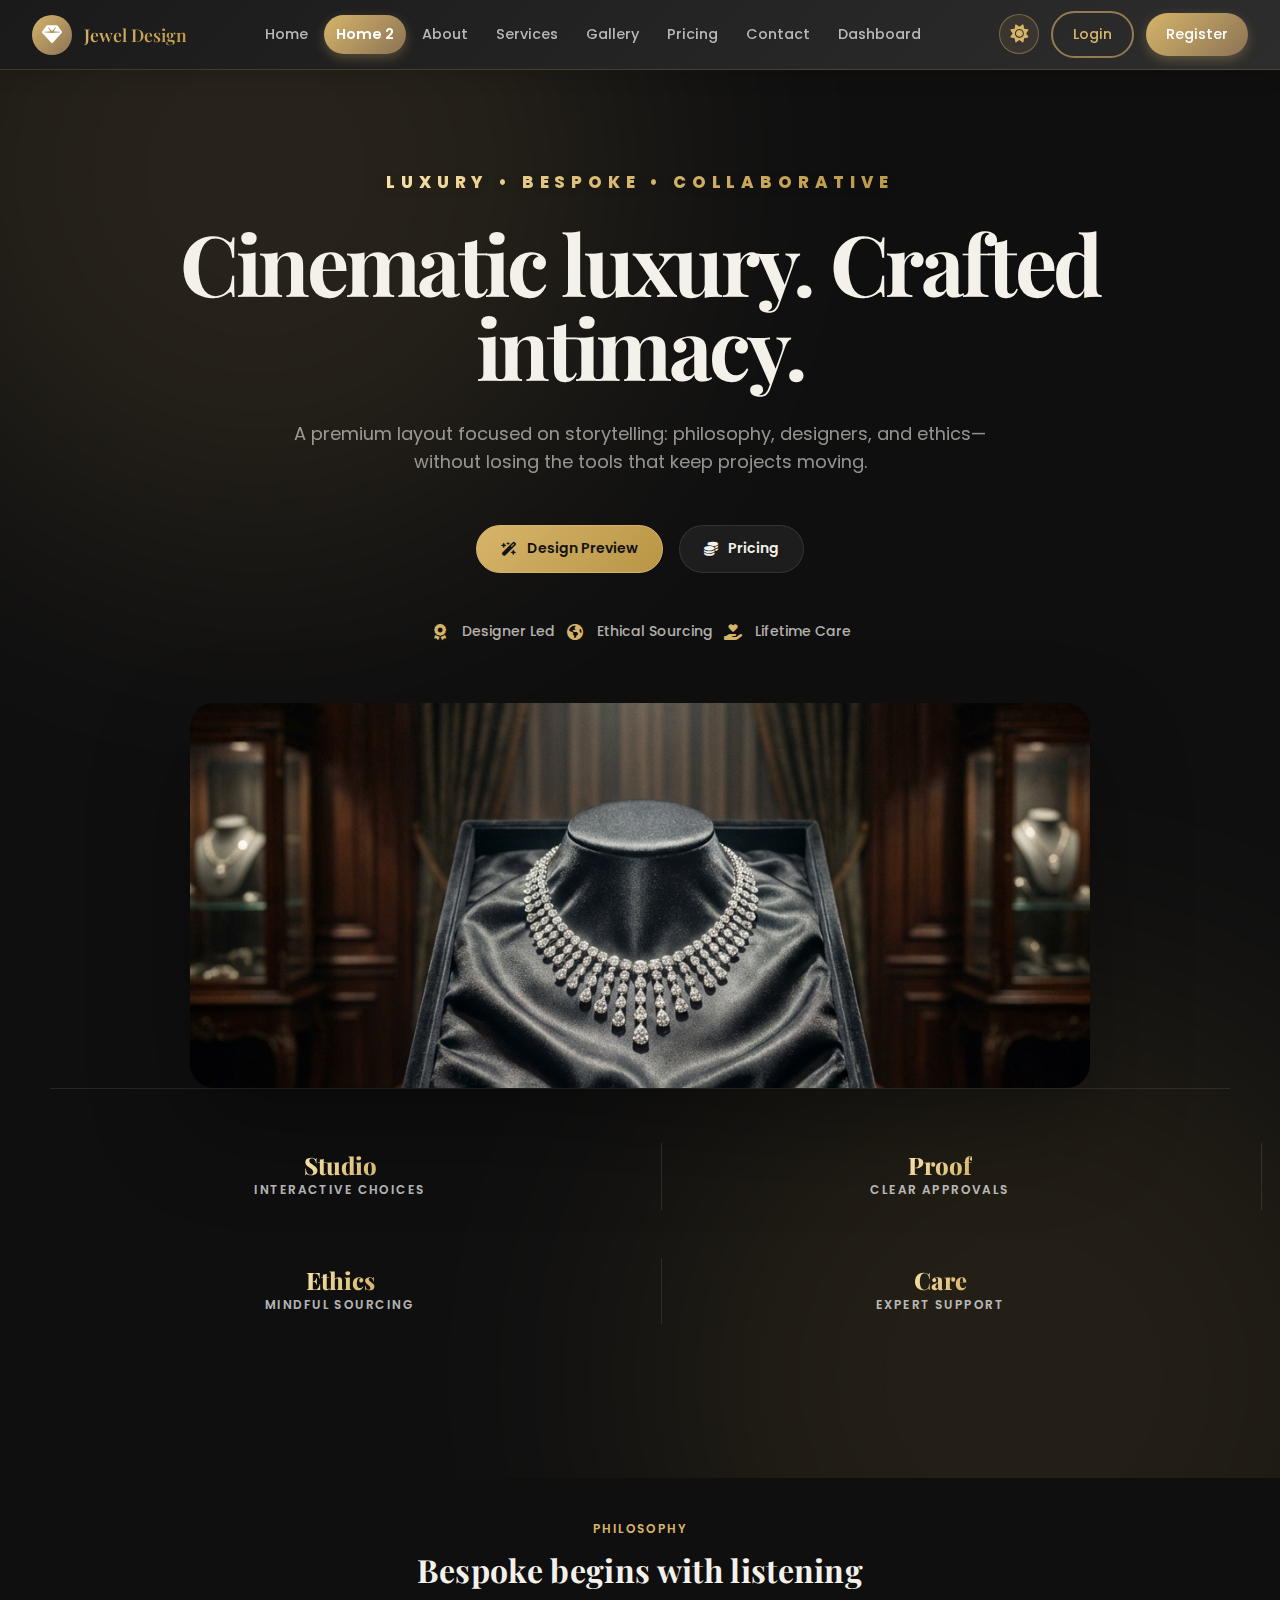
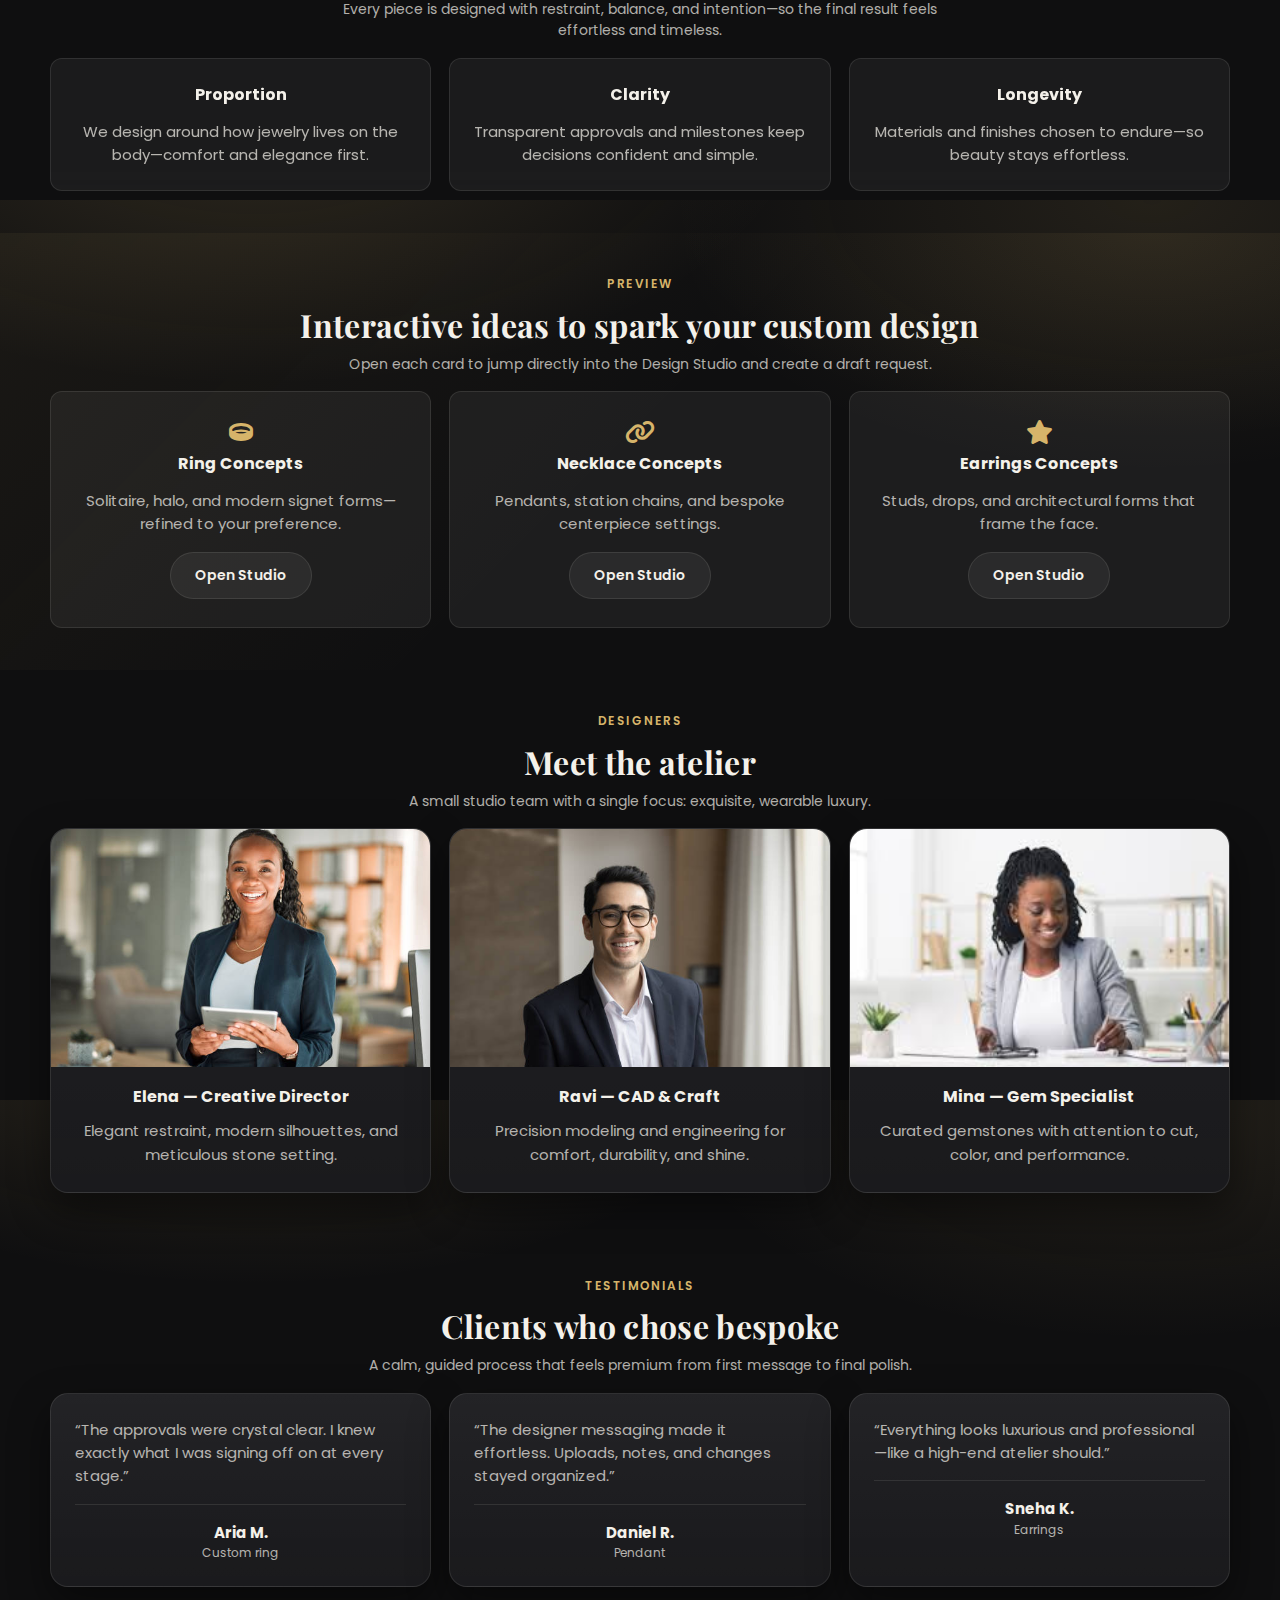
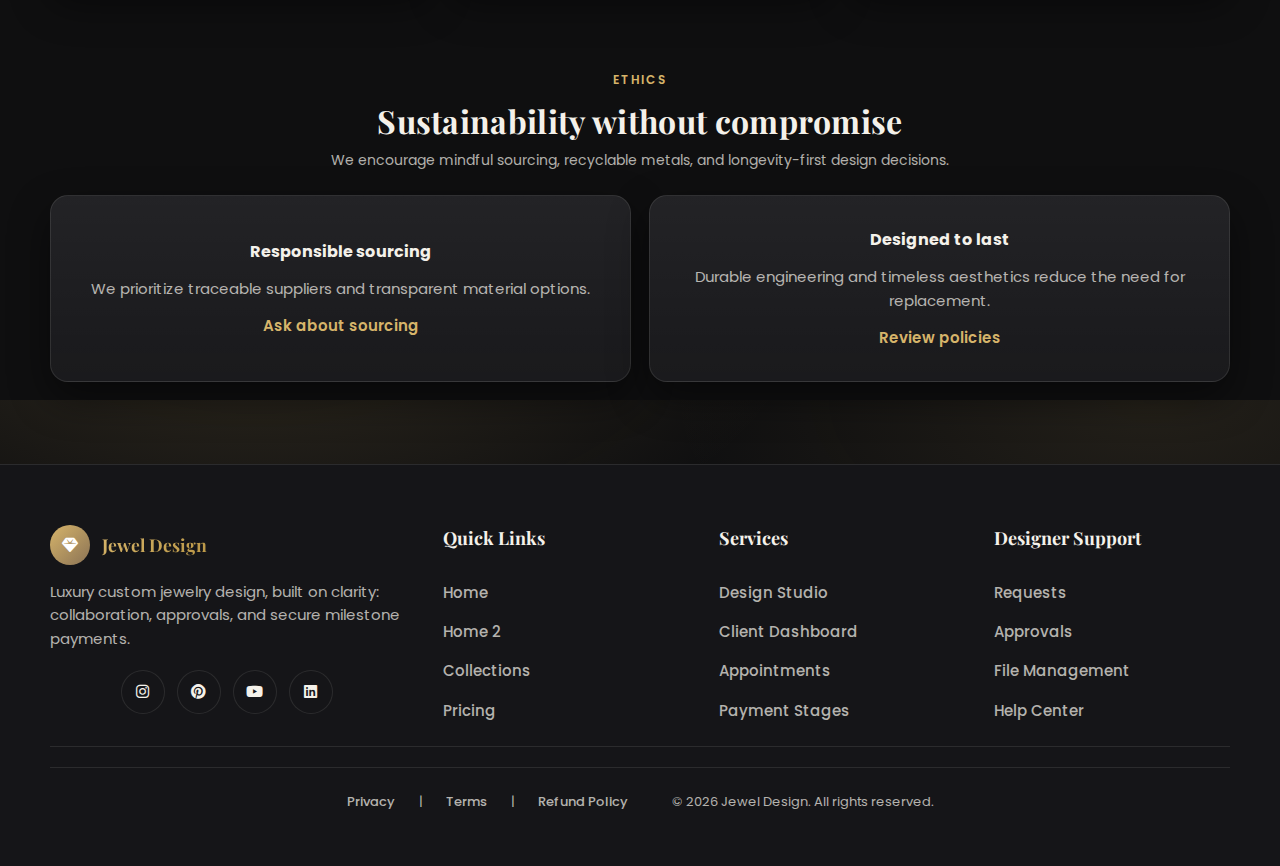
<file: home2.html>
<!doctype html>
<html lang="en" data-theme="dark" data-role="client">

<head>
  <meta charset="utf-8" />
  <meta name="viewport" content="width=device-width, initial-scale=1" />
  <title>Home 2 | Jewel Design</title>
  <meta name="description" content="Alternative premium layout for Jewel Design." />
  <link rel="preconnect" href="https://fonts.googleapis.com" />
  <link rel="preconnect" href="https://fonts.gstatic.com" crossorigin />
  <link
    href="https://fonts.googleapis.com/css2?family=Playfair+Display:wght@500;600;700&family=Poppins:wght@300;400;500;600;700&display=swap"
    rel="stylesheet" />
  <link rel="stylesheet" href="https://cdnjs.cloudflare.com/ajax/libs/font-awesome/6.5.0/css/all.min.css" />
  <link rel="icon" type="image/svg+xml" href="assets/favicon.svg" />
  <link rel="stylesheet" href="css/style.css" />
  <link rel="stylesheet" href="css/premium-header.css" />
</head>

<body class="home-page">

  <header class="premium-header">
    <!-- LEFT ZONE - BRAND -->
    <a href="index.html" class="header-brand">
      <div class="brand-badge">
        <i class="fa-solid fa-gem" aria-hidden="true"></i>
      </div>
      <div class="brand-text">
        <strong>Jewel Design</strong>
      </div>
    </a>


    <!-- CENTER ZONE - MAIN NAVIGATION -->
    <nav class="header-nav" role="navigation" aria-label="Main navigation">
      <a href="index.html" class="nav-link">Home</a>
      <a href="home2.html" class="nav-link active">Home 2</a>
      <a href="about.html" class="nav-link">About</a>
      <a href="services.html" class="nav-link">Services</a>
      <a href="collections.html" class="nav-link">Gallery</a>
      <a href="pricing.html" class="nav-link">Pricing</a>
      <a href="contact.html" class="nav-link">Contact</a>
      <a href="dashboard.html" class="nav-link">Dashboard</a>
    </nav>

    <!-- RIGHT ZONE - USER ACTIONS -->
    <div class="header-actions">
      <button class="theme-toggle" aria-label="Toggle theme">
        <i class="fa-solid fa-sun" aria-hidden="true"></i>
        <i class="fa-solid fa-moon" aria-hidden="true"></i>
      </button>
      <a href="login.html" class="btn-outline">Login</a>
      <a href="register.html" class="btn-primary">Register</a>
    </div>


    <!-- MOBILE HAMBURGER -->
    <button class="mobile-menu-toggle" type="button" aria-label="Toggle mobile menu">
      <span class="hamburger-line"></span>
      <span class="hamburger-line"></span>
      <span class="hamburger-line"></span>
    </button>
  </header>

  <!-- MOBILE SLIDE-IN MENU -->
  <div class="mobile-menu-overlay">
    <div class="mobile-menu-panel">
      <div class="mobile-menu-header">
        <a href="index.html" class="header-brand">
          <div class="brand-badge">
            <i class="fa-solid fa-gem" aria-hidden="true"></i>
          </div>
          <div class="brand-text">
            <strong>Jewel Design</strong>
          </div>
        </a>
        <button class="mobile-menu-close" type="button" aria-label="Close mobile menu">
          <i class="fa-solid fa-times"></i>
        </button>
      </div>
      <nav class="mobile-nav" role="navigation" aria-label="Mobile navigation">
        <a href="index.html" class="mobile-nav-link">Home</a>
        <a href="home2.html" class="mobile-nav-link active">Home 2</a>
        <a href="about.html" class="mobile-nav-link">About</a>
        <a href="services.html" class="mobile-nav-link">Services</a>
        <a href="collections.html" class="mobile-nav-link">Gallery</a>
        <a href="pricing.html" class="mobile-nav-link">Pricing</a>
        <a href="contact.html" class="mobile-nav-link">Contact</a>
        <a href="dashboard.html" class="mobile-nav-link">Dashboard</a>
      </nav>
      <div class="mobile-menu-actions">
        <button class="theme-toggle" aria-label="Toggle theme">
          <i class="fa-solid fa-sun" aria-hidden="true"></i>
          <i class="fa-solid fa-moon" aria-hidden="true"></i>
        </button>
        <a href="login.html" class="btn-outline mobile-btn">Login</a>
        <a href="register.html" class="btn-primary mobile-btn">Register</a>
      </div>
    </div>
  </div>

  <main>
    <section class="hero" aria-label="Cinematic Experience">
      <div class="hero-inner">
        <div class="hero-content">
          <div class="eyebrow">Luxury • Bespoke • Collaborative</div>
          <h1>Cinematic luxury. Crafted intimacy.</h1>
          <p class="kicker">A premium layout focused on storytelling: philosophy, designers, and ethics—without losing
            the tools that keep projects moving.</p>

          <div class="hero-actions">
            <a class="btn primary" href="design-studio.html"><i class="fa-solid fa-wand-magic-sparkles"
                aria-hidden="true"></i>Design Preview</a>
            <a class="btn" href="pricing.html"><i class="fa-solid fa-coins" aria-hidden="true"></i>Pricing</a>
          </div>

          <!-- Professional Feature Strip -->
          <div class="preview-meta">
            <span class="badge"><i class="fa-solid fa-award"></i>Designer Led</span>
            <span class="badge"><i class="fa-solid fa-earth-americas"></i>Ethical Sourcing</span>
            <span class="badge"><i class="fa-solid fa-hand-holding-heart"></i>Lifetime Care</span>
          </div>

          <!-- Cinematic Visual -->
          <div class="hero-image-wrap"
            style="position: relative; margin: 0 auto; width: 100%; max-width: 900px; animation: heroReveal 1.6s var(--ease) forwards;">
            <div
              style="aspect-ratio: 21/9; background: url('assets/images/luxury_jewelry_hero_2.png') center/cover; border-radius: 24px; box-shadow: 0 40px 100px rgba(0,0,0,0.3);">
            </div>
          </div>
        </div>

        <div class="hero-stats" aria-label="Design philosophy highlights">
          <div class="stat">
            <strong>Studio</strong>
            <span>Interactive Choices</span>
          </div>
          <div class="stat">
            <strong>Proof</strong>
            <span>Clear Approvals</span>
          </div>
          <div class="stat">
            <strong>Ethics</strong>
            <span>Mindful Sourcing</span>
          </div>
          <div class="stat">
            <strong>Care</strong>
            <span>Expert Support</span>
          </div>
        </div>
      </div>
    </section>

    <section class="section" aria-label="Bespoke jewelry philosophy">
      <div class="container">
        <div class="eyebrow">Philosophy</div>
        <h2>Bespoke begins with listening</h2>
        <p class="kicker">Every piece is designed with restraint, balance, and intention—so the final result feels
          effortless and timeless.</p>
        <div class="grid cols-3" style="margin-top:16px;">
          <div class="philosophy-card"
            style="text-align: center; padding: 24px; border-radius: var(--radius-sm); background: rgba(255, 255, 255, 0.05); backdrop-filter: blur(8px); border: 1px solid rgba(255, 255, 255, 0.1); transition: transform 0.3s var(--ease);">
            <h3 style="margin-bottom: 12px;">Proportion</h3>
            <p style="margin-bottom: 0;">We design around how jewelry lives on the body—comfort and elegance first.</p>
          </div>
          <div class="philosophy-card"
            style="text-align: center; padding: 24px; border-radius: var(--radius-sm); background: rgba(255, 255, 255, 0.05); backdrop-filter: blur(8px); border: 1px solid rgba(255, 255, 255, 0.1); transition: transform 0.3s var(--ease);">
            <h3 style="margin-bottom: 12px;">Clarity</h3>
            <p style="margin-bottom: 0;">Transparent approvals and milestones keep decisions confident and simple.</p>
          </div>
          <div class="philosophy-card"
            style="text-align: center; padding: 24px; border-radius: var(--radius-sm); background: rgba(255, 255, 255, 0.05); backdrop-filter: blur(8px); border: 1px solid rgba(255, 255, 255, 0.1); transition: transform 0.3s var(--ease);">
            <h3 style="margin-bottom: 12px;">Longevity</h3>
            <p style="margin-bottom: 0;">Materials and finishes chosen to endure—so beauty stays effortless.</p>
          </div>
        </div>
      </div>
    </section>

    <section class="section" aria-label="Interactive design preview cards"
      style="background: linear-gradient(135deg, rgba(214, 180, 106, 0.06), transparent 50%), radial-gradient(800px 400px at 90% 0%, rgba(214, 180, 106, 0.08), transparent 60%);">
      <div class="container">
        <div class="eyebrow">Preview</div>
        <h2>Interactive ideas to spark your custom design</h2>
        <p class="kicker">Open each card to jump directly into the Design Studio and create a draft request.</p>
        <div class="grid cols-3" style="margin-top:16px;">
          <div class="preview-card"
            style="text-align: center; padding: 28px; border-radius: var(--radius-sm); background: var(--trans-white); border: 1px solid var(--border); transition: all 0.3s var(--ease);">
            <h3 style="margin-bottom: 12px;"><i class="fa-solid fa-ring" aria-hidden="true"
                style="color: var(--gold); margin-bottom: 8px; display: block; font-size: 24px;"></i> Ring Concepts</h3>
            <p style="margin-bottom: 16px;">Solitaire, halo, and modern signet forms—refined to your preference.</p>
            <button class="btn" type="button" data-link="design-studio.html">Open Studio</button>
          </div>
          <div class="preview-card"
            style="text-align: center; padding: 28px; border-radius: var(--radius-sm); background: var(--trans-white); border: 1px solid var(--border); transition: all 0.3s var(--ease);">
            <h3 style="margin-bottom: 12px;"><i class="fa-solid fa-link" aria-hidden="true"
                style="color: var(--gold); margin-bottom: 8px; display: block; font-size: 24px;"></i> Necklace Concepts
            </h3>
            <p style="margin-bottom: 16px;">Pendants, station chains, and bespoke centerpiece settings.</p>
            <button class="btn" type="button" data-link="design-studio.html">Open Studio</button>
          </div>
          <div class="preview-card"
            style="text-align: center; padding: 28px; border-radius: var(--radius-sm); background: var(--trans-white); border: 1px solid var(--border); transition: all 0.3s var(--ease);">
            <h3 style="margin-bottom: 12px;"><i class="fa-solid fa-star" aria-hidden="true"
                style="color: var(--gold); margin-bottom: 8px; display: block; font-size: 24px;"></i> Earrings Concepts
            </h3>
            <p style="margin-bottom: 16px;">Studs, drops, and architectural forms that frame the face.</p>
            <button class="btn" type="button" data-link="design-studio.html">Open Studio</button>
          </div>
        </div>
      </div>
    </section>

    <section class="section" aria-label="Designer profiles">
      <div class="container">
        <div class="eyebrow">Designers</div>
        <h2>Meet the atelier</h2>
        <p class="kicker">A small studio team with a single focus: exquisite, wearable luxury.</p>
        <div class="grid cols-3" style="margin-top:16px;">
          <article class="card">
            <div class="media" style="background-image:url('assets/images/elena.jpg');"></div>
            <div class="card-header">
              <h3>Elena — Creative Director</h3>
              <p>Elegant restraint, modern silhouettes, and meticulous stone setting.</p>
            </div>
          </article>
          <article class="card">
            <div class="media" style="background-image:url('assets/images/ravi.jpg');"></div>
            <div class="card-header">
              <h3>Ravi — CAD & Craft</h3>
              <p>Precision modeling and engineering for comfort, durability, and shine.</p>
            </div>
          </article>
          <article class="card">
            <div class="media" style="background-image:url('assets/images/mina.jpg');"></div>
            <div class="card-header">
              <h3>Mina — Gem Specialist</h3>
              <p>Curated gemstones with attention to cut, color, and performance.</p>
            </div>
          </article>
        </div>
      </div>
    </section>

    <section class="section" aria-label="Client testimonials">
      <div class="container">
        <div class="eyebrow">Testimonials</div>
        <h2>Clients who chose bespoke</h2>
        <p class="kicker">A calm, guided process that feels premium from first message to final polish.</p>
        <div class="grid cols-3" style="margin-top:16px;">
          <div class="card pad">
            <p>“The approvals were crystal clear. I knew exactly what I was signing off on at every stage.”</p>
            <div class="divider"></div>
            <div style="text-align: center;">
              <strong>Aria M.</strong>
              <div class="helper">Custom ring</div>
            </div>
          </div>
          <div class="card pad">
            <p>“The designer messaging made it effortless. Uploads, notes, and changes stayed organized.”</p>
            <div class="divider"></div>
            <div style="text-align: center;">
              <strong>Daniel R.</strong>
              <div class="helper">Pendant</div>
            </div>
          </div>
          <div class="card pad">
            <p>“Everything looks luxurious and professional—like a high-end atelier should.”</p>
            <div class="divider"></div>
            <div style="text-align: center;">
              <strong>Sneha K.</strong>
              <div class="helper">Earrings</div>
            </div>
          </div>
        </div>
      </div>
    </section>

    <section class="section" aria-label="Sustainability and ethics">
      <div class="container">
        <div class="eyebrow">Ethics</div>
        <h2>Sustainability without compromise</h2>
        <p class="kicker">We encourage mindful sourcing, recyclable metals, and longevity-first design decisions.</p>
        <div class="grid cols-2" style="margin-top:24px; text-align: center;">
          <div class="card pad"
            style="display: flex; flex-direction: column; align-items: center; justify-content: center; padding: 32px;">
            <h3>Responsible sourcing</h3>
            <p>We prioritize traceable suppliers and transparent material options.</p>
            <a class="link" href="contact.html">Ask about sourcing</a>
          </div>
          <div class="card pad"
            style="display: flex; flex-direction: column; align-items: center; justify-content: center; padding: 32px;">
            <h3>Designed to last</h3>
            <p>Durable engineering and timeless aesthetics reduce the need for replacement.</p>
            <a class="link" href="pricing.html">Review policies</a>
          </div>
        </div>

      </div>
    </section>
  </main>

  <footer class="footer">
    <div class="container footer-inner">
      <div class="footer-grid">
        <div>
          <div class="footer-brand" style="display:flex; align-items:center; gap:12px; margin-bottom:15px;">
            <div class="brand-badge" style="width:40px; height:40px;">
              <i class="fa-solid fa-gem" aria-hidden="true" style="font-size:16px;"></i>
            </div>
            <h3 style="margin:0;">Jewel Design</h3>
          </div>
          <p>Luxury custom jewelry design, built on clarity: collaboration, approvals, and secure milestone payments.
          </p>
          <div class="social" aria-label="Social links">
            <a href="contact.html" aria-label="Instagram"><i class="fa-brands fa-instagram" aria-hidden="true"></i></a>
            <a href="contact.html" aria-label="Pinterest"><i class="fa-brands fa-pinterest" aria-hidden="true"></i></a>
            <a href="contact.html" aria-label="YouTube"><i class="fa-brands fa-youtube" aria-hidden="true"></i></a>
            <a href="contact.html" aria-label="LinkedIn"><i class="fa-brands fa-linkedin" aria-hidden="true"></i></a>
          </div>
        </div>
        <div>
          <h3>Quick Links</h3>
          <a href="index.html">Home</a>
          <a href="home2.html">Home 2</a>
          <a href="collections.html">Collections</a>
          <a href="pricing.html">Pricing</a>
        </div>
        <div>
          <h3>Services</h3>
          <a href="design-studio.html">Design Studio</a>
          <a href="dashboard.html">Client Dashboard</a>
          <a href="contact.html">Appointments</a>
          <a href="pricing.html">Payment Stages</a>
        </div>
        <div>
          <h3>Designer Support</h3>
          <a href="dashboard.html">Requests</a>
          <a href="dashboard.html">Approvals</a>
          <a href="dashboard.html">File Management</a>
          <a href="contact.html">Help Center</a>
        </div>
      </div>

      <div class="divider"></div>

      <div class="fineprint">
        <div>
          <a class="link" href="privacy.html">Privacy</a>
          <span> | </span>
          <a class="link" href="terms.html">Terms</a>
          <span> | </span>
          <a class="link" href="refund.html">Refund Policy</a>
          <span style="margin-left: 20px;">© <span id="year">2026</span> Jewel Design. All rights reserved.</span>
        </div>
      </div>
    </div>
  </footer>

  <script>
    document.getElementById('year').textContent = new Date().getFullYear();
  </script>
  <script src="js/premium-header.js"></script>
  <script src="js/script.js"></script>
</body>

</html>
</file>
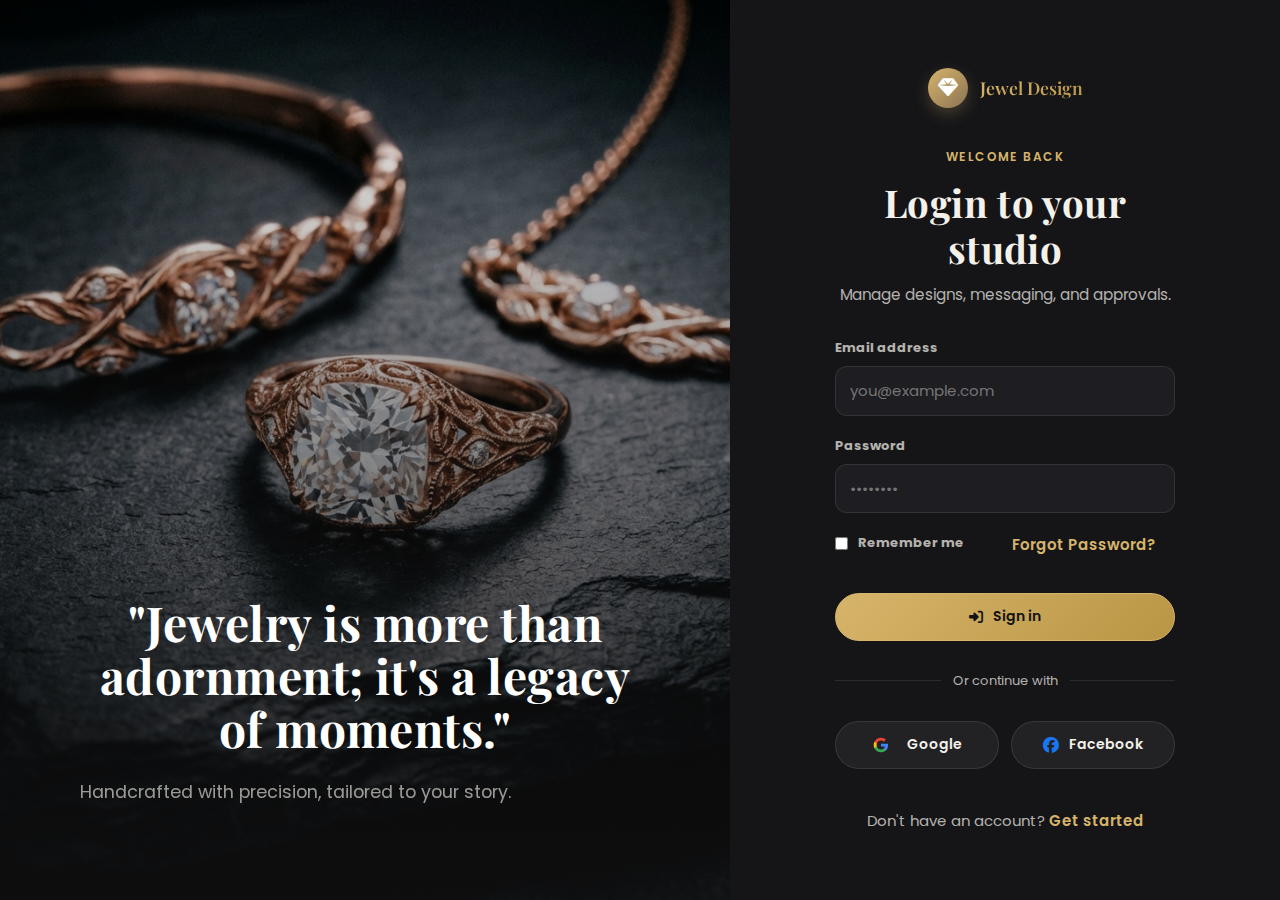
<file: login.html>
<!doctype html>
<html lang="en" data-theme="dark" data-role="client">

<head>
  <meta charset="utf-8" />
  <meta name="viewport" content="width=device-width, initial-scale=1" />
  <title>Login | Jewel Design</title>
  <meta name="description" content="Login to your custom jewelry workspace." />
  <link rel="preconnect" href="https://fonts.googleapis.com" />
  <link rel="preconnect" href="https://fonts.gstatic.com" crossorigin />
  <link
    href="https://fonts.googleapis.com/css2?family=Playfair+Display:wght@500;600;700&family=Poppins:wght@300;400;500;600;700&display=swap"
    rel="stylesheet" />
  <link rel="stylesheet" href="https://cdnjs.cloudflare.com/ajax/libs/font-awesome/6.5.0/css/all.min.css" />
  <link rel="icon" type="image/svg+xml" href="assets/favicon.svg" />
  <link rel="stylesheet" href="css/style.css" />
  <link rel="stylesheet" href="css/premium-header.css" />
</head>

<body class="auth-body">

  <div class="auth-page">
    <div class="auth-side-image" style="background-image: url('assets/images/luxury_jewelry_auth_bg.png');">
      <div class="auth-side-content">
        <h2>"Jewelry is more than adornment; it's a legacy of moments."</h2>
        <p>Handcrafted with precision, tailored to your story.</p>
      </div>
    </div>

    <div class="auth-form-container">
      <div class="auth-content-inner">
        <a href="index.html" class="auth-brand">
          <div class="brand-badge">
            <i class="fa-solid fa-gem"></i>
          </div>
          <div class="brand-text"><strong>Jewel Design</strong></div>
        </a>

        <div class="auth-header">
          <div class="eyebrow">Welcome back</div>
          <h2>Login to your studio</h2>
          <p>Manage designs, messaging, and approvals.</p>
        </div>

        <form class="auth-form form" data-validate>
          <div class="field">
            <label for="email">Email address</label>
            <input id="email" type="email" required placeholder="you@example.com" />
          </div>
          <div class="field">
            <label for="password">Password</label>
            <input id="password" type="password" required placeholder="••••••••" />
          </div>
          <div class="split">
            <div class="checkbox-group">
              <input type="checkbox" id="rememberMe" />
              <label for="rememberMe">Remember me</label>
            </div>
            <a class="link" href="contact.html">Forgot Password?</a>
          </div>
          <button class="btn primary" type="submit"><i class="fa-solid fa-right-to-bracket"></i> Sign in</button>
        </form>



        <div style="display:flex; align-items:center; gap:12px; margin: 30px 0; width:100%;">
          <span style="flex:1; height:1px; background:var(--border);"></span>
          <span style="font-size:13px; color:var(--muted); white-space:nowrap;">Or continue with</span>
          <span style="flex:1; height:1px; background:var(--border);"></span>
        </div>

        <div class="grid cols-2" style="width: 100%; gap: 12px; justify-content: center;">
          <button class="btn" style="width:100%">
            <svg width="16" height="16" viewBox="0 0 24 24" style="margin-right: 8px;">
              <path fill="#4285F4"
                d="M22.56 12.25c0-.78-.07-1.53-.2-2.25H12v4.26h5.92c-.26 1.37-1.04 2.53-2.21 3.31v2.77h3.57c2.08-1.92 3.28-4.74 3.28-8.09z" />
              <path fill="#34A853"
                d="M12 23c2.97 0 5.46-.98 7.28-2.66l-3.57-2.77c-.98.66-2.23 1.06-3.71 1.06-2.86 0-5.29-1.93-6.16-4.53H2.18v2.84C3.99 20.53 7.7 23 12 23z" />
              <path fill="#FBBC05"
                d="M5.84 14.09c-.22-.66-.35-1.36-.35-2.09s.13-1.43.35-2.09V7.07H2.18C1.43 8.55 1 10.22 1 12s.43 3.45 1.18 4.93l2.85-2.22.81-.62z" />
              <path fill="#EA4335"
                d="M12 5.38c1.62 0 3.06.56 4.21 1.64l3.15-3.15C17.45 2.09 14.97 1 12 1 7.7 1 3.99 3.47 2.18 7.07l3.66 2.84c.87-2.6 3.3-4.53 6.16-4.53z" />
            </svg>
            Google
          </button>
          <button class="btn" style="width:100%"><i class="fa-brands fa-facebook"></i>
            Facebook</button>
        </div>

        <div class="auth-footer">
          Don't have an account? <a href="register.html" class="link">Get started</a>
        </div>
      </div>
    </div>
  </div>

  <script src="js/premium-header.js"></script>
  <script src="js/script.js"></script>
</body>

</html>
</file>
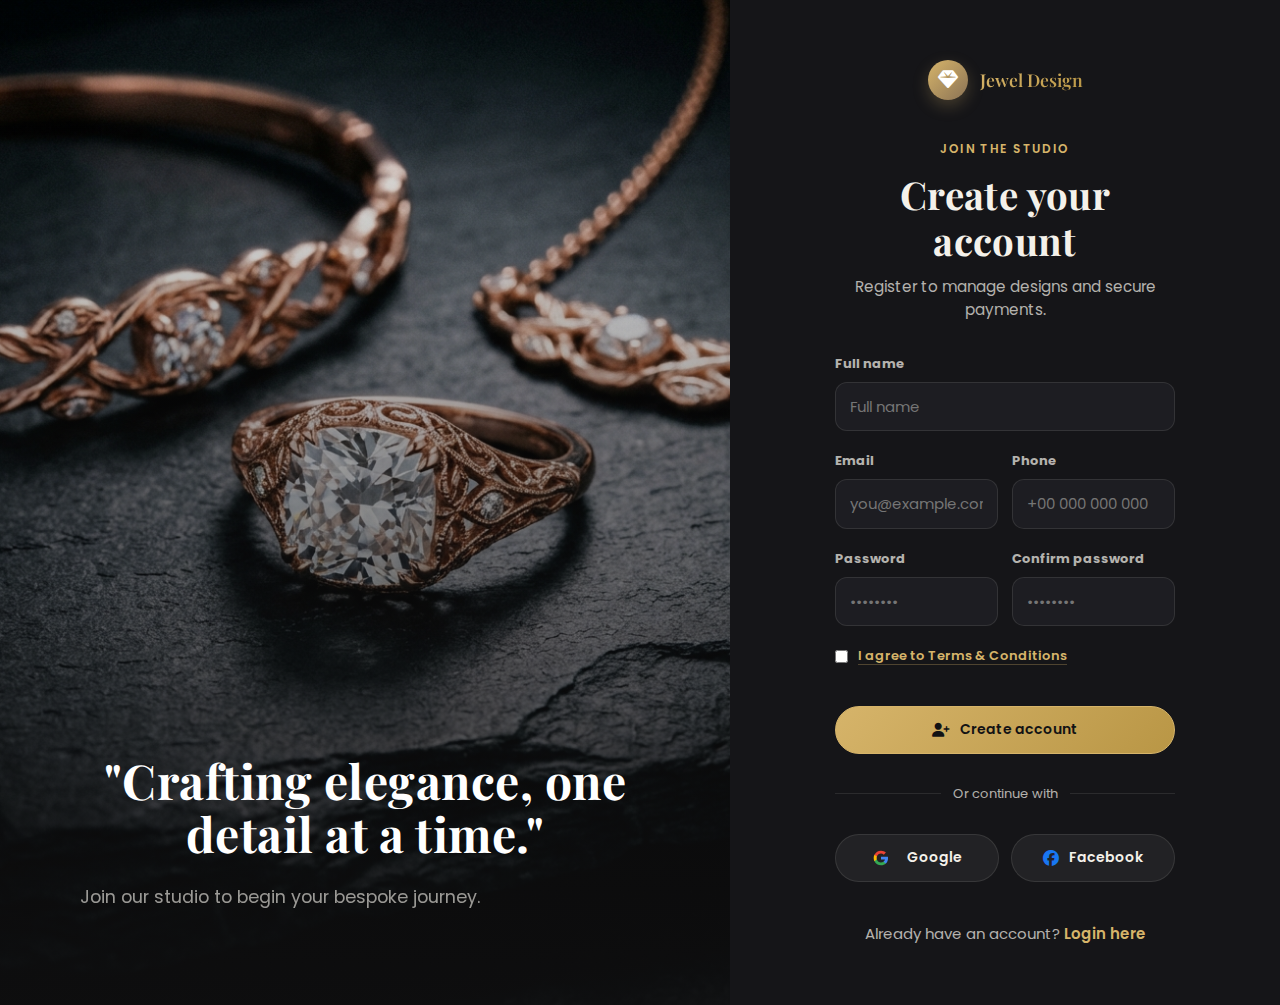
<file: register.html>
<!doctype html>
<html lang="en" data-theme="dark" data-role="client">

<head>
  <meta charset="utf-8" />
  <meta name="viewport" content="width=device-width, initial-scale=1" />
  <title>Register | Jewel Design</title>
  <meta name="description" content="Create an account for your custom jewelry workspace." />
  <link rel="preconnect" href="https://fonts.googleapis.com" />
  <link rel="preconnect" href="https://fonts.gstatic.com" crossorigin />
  <link
    href="https://fonts.googleapis.com/css2?family=Playfair+Display:wght@500;600;700&family=Poppins:wght@300;400;500;600;700&display=swap"
    rel="stylesheet" />
  <link rel="stylesheet" href="https://cdnjs.cloudflare.com/ajax/libs/font-awesome/6.5.0/css/all.min.css" />
  <link rel="icon" type="image/svg+xml" href="assets/favicon.svg" />
  <link rel="stylesheet" href="css/style.css" />
  <link rel="stylesheet" href="css/premium-header.css" />
</head>

<body class="auth-body">


  <div class="auth-page">
    <div class="auth-side-image" style="background-image: url('assets/images/luxury_jewelry_auth_bg.png');">
      <div class="auth-side-content">
        <h2>"Crafting elegance, one detail at a time."</h2>
        <p>Join our studio to begin your bespoke journey.</p>
      </div>
    </div>

    <div class="auth-form-container">
      <div class="auth-content-inner">
        <a href="index.html" class="auth-brand">
          <div class="brand-badge">
            <i class="fa-solid fa-gem"></i>
          </div>
          <div class="brand-text"><strong>Jewel Design</strong></div>
        </a>

        <div class="auth-header">
          <div class="eyebrow">Join the Studio</div>
          <h2>Create your account</h2>
          <p>Register to manage designs and secure payments.</p>
        </div>

        <form class="auth-form form" data-validate>
          <div class="field">
            <label for="rName">Full name</label>
            <input id="rName" required placeholder="Full name" />
          </div>
          <div class="split">
            <div class="field">
              <label for="rEmail">Email</label>
              <input id="rEmail" type="email" required placeholder="you@example.com" />
            </div>
            <div class="field">
              <label for="rPhone">Phone</label>
              <input id="rPhone" type="tel" required placeholder="+00 000 000 000" />
            </div>
          </div>
          <div class="split">
            <div class="field">
              <label for="rPass">Password</label>
              <input id="rPass" type="password" required placeholder="••••••••" />
            </div>
            <div class="field">
              <label for="rPass2">Confirm password</label>
              <input id="rPass2" type="password" required placeholder="••••••••" />
            </div>
          </div>
          <div class="checkbox-group">
            <input type="checkbox" id="agreeTerms" required>
            <label for="agreeTerms">I agree to Terms & Conditions</label>
          </div>
          <button class="btn primary" type="submit">
            <i class="fa-solid fa-user-plus" aria-hidden="true"></i> Create account
          </button>
        </form>



        <div style="display:flex; align-items:center; gap:12px; margin: 30px 0; width:100%;">
          <span style="flex:1; height:1px; background:var(--border);"></span>
          <span style="font-size:13px; color:var(--muted); white-space:nowrap;">Or continue with</span>
          <span style="flex:1; height:1px; background:var(--border);"></span>
        </div>

        <div class="grid cols-2" style="width: 100%; gap: 12px; justify-content: center;">
          <button class="btn" style="width:100%">
            <svg width="16" height="16" viewBox="0 0 24 24" style="margin-right: 8px;">
              <path fill="#4285F4"
                d="M22.56 12.25c0-.78-.07-1.53-.2-2.25H12v4.26h5.92c-.26 1.37-1.04 2.53-2.21 3.31v2.77h3.57c2.08-1.92 3.28-4.74 3.28-8.09z" />
              <path fill="#34A853"
                d="M12 23c2.97 0 5.46-.98 7.28-2.66l-3.57-2.77c-.98.66-2.23 1.06-3.71 1.06-2.86 0-5.29-1.93-6.16-4.53H2.18v2.84C3.99 20.53 7.7 23 12 23z" />
              <path fill="#FBBC05"
                d="M5.84 14.09c-.22-.66-.35-1.36-.35-2.09s.13-1.43.35-2.09V7.07H2.18C1.43 8.55 1 10.22 1 12s.43 3.45 1.18 4.93l2.85-2.22.81-.62z" />
              <path fill="#EA4335"
                d="M12 5.38c1.62 0 3.06.56 4.21 1.64l3.15-3.15C17.45 2.09 14.97 1 12 1 7.7 1 3.99 3.47 2.18 7.07l3.66 2.84c.87-2.6 3.3-4.53 6.16-4.53z" />
            </svg>
            Google
          </button>
          <button class="btn" style="width:100%"><i class="fa-brands fa-facebook"></i> Facebook</button>
        </div>

        <div class="auth-footer">
          Already have an account? <a href="login.html" class="link">Login here</a>
        </div>
      </div>
    </div>
  </div>

  <script src="js/premium-header.js"></script>
  <script src="js/script.js"></script>
</body>

</html>
</file>
<file: css/style.css>
/* Aurum Atelier – Luxury UI Theme */
:root {
  --bg: #0f0f10;
  --surface: #151518;
  --surface-2: #1d1d22;
  --text: #f4f1ea;
  --muted: rgba(244, 241, 234, 0.72);
  --gold: #d6b46a;
  --gold-2: #b99645;
  --ivory: #f4f1ea;
  --black: #0f0f10;
  --border: rgba(244, 241, 234, 0.10);
  --shadow: 0 16px 40px rgba(0, 0, 0, 0.45);
  --radius: 18px;
  --radius-sm: 12px;
  --max: 1180px;
  --ease: cubic-bezier(.2, .8, .2, 1);
  --focus: 0 0 0 3px rgba(214, 180, 106, 0.28);
  --trans-white: rgba(255, 255, 255, 0.06);
  --trans-black: rgba(0, 0, 0, 0.20);
  --card-gradient: linear-gradient(180deg, rgba(255, 255, 255, 0.06), rgba(255, 255, 255, 0.02));
  --overlay-1: rgba(15, 15, 16, 0.6);
  --overlay-2: rgba(15, 15, 16, 0.9);
  --overlay-gold: rgba(214, 180, 106, 0.15);
}

html[data-theme="light"] {
  --bg: #fbfaf7;
  --surface: #ffffff;
  --surface-2: #f4f1ea;
  --text: #121214;
  --muted: rgba(18, 18, 20, 0.68);
  --border: rgba(18, 18, 20, 0.12);
  --shadow: 0 18px 40px rgba(18, 18, 20, 0.08);
  --trans-white: rgba(18, 18, 20, 0.04);
  --trans-black: rgba(18, 18, 20, 0.08);
  --card-gradient: linear-gradient(180deg, rgba(18, 18, 20, 0.02), rgba(18, 18, 20, 0.01));
  --overlay-1: rgba(251, 250, 247, 0.75);
  --overlay-2: rgba(251, 250, 247, 0.85);
  --overlay-gold: rgba(214, 180, 106, 0.08);
}

* {
  box-sizing: border-box;
}

html,
body {
  height: 100%;
}

body {
  margin: 0;
  font-family: "Poppins", system-ui, -apple-system, Segoe UI, Roboto, Arial, sans-serif;
  font-size: 15px;
  padding-top: 70px;
  /* Account for fixed header */
  background: radial-gradient(1000px 500px at 20% -10%, rgba(214, 180, 106, 0.16), transparent 55%),
    radial-gradient(800px 400px at 90% 0%, rgba(214, 180, 106, 0.10), transparent 60%),
    var(--bg);
  color: var(--text);
  line-height: 1.55;
  overflow-x: hidden;
}

body.auth-body {
  padding-top: 0;
}

/* Responsive body padding for fixed header */
@media (max-width: 768px) {
  body {
    padding-top: 60px;
    /* Mobile header height */
  }
}

@media (max-width: 480px) {
  body {
    padding-top: 60px;
    /* Small mobile header height */
  }
}

img {
  max-width: 100%;
  height: auto;
  display: block;
}

a {
  color: inherit;
  text-decoration: none;
}

button,
input,
select,
textarea {
  font: inherit;
  color: inherit;
}

.container {
  width: min(var(--max), calc(100% - 40px));
  margin: 0 auto;
}

.section {
  padding: 42px 0;
}

.section.compact {
  padding: 32px 0;
}

.section.tight {
  padding: 28px 0;
}

.eyebrow {
  color: var(--gold);
  letter-spacing: 0.12em;
  text-transform: uppercase;
  font-weight: 600;
  font-size: 12px;
  text-align: center;
  display: block;
}

.h1,
h1 {
  font-family: "Playfair Display", serif;
  letter-spacing: 0.01em;
  line-height: 1.12;
  text-align: center;
  font-size: clamp(28px, 5vw, 48px);
}


h2,
.h2 {
  font-family: "Playfair Display", serif;
  letter-spacing: 0.01em;
  line-height: 1.18;
  margin: 12px 0 10px;
  text-align: center;
  font-size: clamp(26px, 4.5vw, 38px);
  width: 100%;
}


h3 {
  margin: 0 0 10px;
}

p {
  margin: 0 0 14px;
  color: var(--muted);
}

.kicker {
  max-width: 72ch;
  text-align: center;
  margin-left: auto;
  margin-right: auto;
}

.grid {
  display: grid;
  gap: 18px;
}

.grid.cols-2 {
  grid-template-columns: repeat(2, 1fr);
}

.grid.cols-3 {
  grid-template-columns: repeat(3, 1fr);
  justify-items: stretch;
}

.grid.cols-4 {
  grid-template-columns: repeat(4, 1fr);
}

@media (max-width: 1024px) {

  .grid.cols-2,
  .grid.cols-3,
  .grid.cols-4 {
    grid-template-columns: repeat(2, 1fr);
  }
}

@media (max-width: 640px) {

  .grid.cols-2,
  .grid.cols-3,
  .grid.cols-4 {
    grid-template-columns: 1fr;
  }
}


.card {
  background: var(--card-gradient);
  background-color: var(--surface);
  border: 1px solid var(--border);
  border-radius: var(--radius);
  box-shadow: var(--shadow);
  overflow: hidden;
}

.card.pad {
  padding: 24px;
}

.card.pad h3 {
  text-align: center;
  margin-bottom: 12px;
}

.card.pad .btn {
  display: flex;
  margin: 0 auto;
  width: fit-content;
}

.card-header {
  padding: 18px 20px 12px;
  text-align: center;
}

.card-body {
  padding: 0 20px 18px;
}

.card-footer {
  padding: 14px 20px 18px;
  display: flex;
  gap: 12px;
  align-items: center;
  justify-content: center;
  flex-wrap: wrap;
}

.media {
  aspect-ratio: 16/10;
  background:
    linear-gradient(135deg, rgba(214, 180, 106, 0.18), transparent 55%),
    linear-gradient(180deg, rgba(0, 0, 0, 0.35), rgba(0, 0, 0, 0.05));
  background-size: cover;
  background-position: center;
}

.badge {
  display: inline-flex;
  align-items: center;
  gap: 8px;
  padding: 8px 16px;
  border-radius: 999px;
  border: 1px solid var(--border);
  background: var(--trans-black);
  color: var(--text);
  font-weight: 600;
  font-size: 12px;
}

html[data-theme="light"] .badge {
  background: var(--surface-2);
}

.btn {
  display: inline-flex;
  align-items: center;
  justify-content: center;
  gap: 10px;
  padding: 12px 24px;
  border-radius: 999px;
  border: 1px solid var(--border);
  background: var(--trans-white);
  color: var(--text);
  font-weight: 600;
  cursor: pointer;
  transition: all 220ms var(--ease);
  user-select: none;
  font-size: 14px;
  text-align: center;
}

.btn:hover {
  transform: translateY(-2px);
  border-color: var(--gold);
  background: rgba(214, 180, 106, 0.1);
  color: var(--gold);
}

.btn:active {
  transform: translateY(0px) scale(0.98);
}

.btn:focus {
  outline: none;
  box-shadow: var(--focus);
}

.btn.primary {
  background: linear-gradient(135deg, var(--gold), var(--gold-2));
  border-color: var(--gold);
  color: #121214;
}

.btn.primary:hover {
  filter: brightness(1.1);
  color: #121214;
  box-shadow: 0 4px 15px rgba(214, 180, 106, 0.3);
}

.btn.ghost {
  background: transparent;
}

.btn.small {
  padding: 10px 14px;
  font-size: 14px;
}

.link {
  color: var(--gold);
  font-weight: 600;
  transition: opacity 180ms var(--ease);
}

.link:hover {
  opacity: 0.85;
}

.site-header {
  position: sticky;
  top: 0;
  z-index: 50;
  backdrop-filter: blur(14px);
  background: rgba(15, 15, 16, 0.70);
  border-bottom: 1px solid var(--border);
}

html[data-theme="light"] .site-header {
  background: rgba(255, 255, 255, 0.80);
}

.header-inner {
  display: flex;
  align-items: center;
  justify-content: space-between;
  padding: 14px 0;
  gap: 16px;
}

.brand {
  display: inline-flex;
  align-items: center;
  gap: 12px;
  flex: 0 0 auto;
}

.brand i {
  color: var(--gold);
  font-size: 20px;
}

.brand-name {
  display: flex;
  flex-direction: column;
  line-height: 1.1;
}

.brand-name strong {
  font-family: "Playfair Display", serif;
  font-size: 16px;
}

.brand-name span {
  font-size: 12px;
  color: var(--muted);
}

.nav {
  display: flex;
  align-items: center;
  gap: 18px;
  flex: 1 1 auto;
  justify-content: center;
  flex-wrap: nowrap;
}

.nav a {
  font-weight: 600;
  font-size: 14px;
  color: var(--muted);
  padding: 10px 10px;
  border-radius: 999px;
  white-space: nowrap;
  transition: color 180ms var(--ease), background 180ms var(--ease), transform 180ms var(--ease);
}

.nav a:hover {
  color: var(--ivory);
  background: rgba(214, 180, 106, 0.10);
}

.nav a:active {
  transform: scale(0.99);
}

.nav a.active {
  color: #121214;
  background: linear-gradient(135deg, var(--gold), var(--gold-2));
}

.header-actions {
  display: inline-flex;
  align-items: center;
  gap: 10px;
  flex: 0 0 auto;
}

.icon-btn {
  width: 42px;
  height: 42px;
  border-radius: 999px;
  border: 1px solid var(--border);
  background: rgba(255, 255, 255, 0.06);
  display: inline-flex;
  align-items: center;
  justify-content: center;
  cursor: pointer;
  transition: transform 180ms var(--ease), border-color 220ms var(--ease);
}

.icon-btn:hover {
  border-color: rgba(214, 180, 106, 0.55);
  transform: translateY(-1px);
}

.icon-btn:active {
  transform: translateY(0px) scale(0.99);
}

.icon-btn:focus {
  outline: none;
  box-shadow: var(--focus);
}

.hamburger {
  display: none;
}

.mobile-drawer {
  display: none;
  position: fixed;
  inset: 62px 16px auto 16px;
  background: var(--surface);
  border: 1px solid var(--border);
  border-radius: var(--radius);
  box-shadow: var(--shadow);
  padding: 14px;
}

.mobile-drawer a {
  display: block;
  padding: 12px 12px;
  border-radius: 12px;
  color: var(--muted);
  font-weight: 700;
}

.mobile-drawer a:hover {
  background: rgba(214, 180, 106, 0.10);
  color: var(--ivory);
}

.mobile-drawer a.active {
  background: linear-gradient(135deg, var(--gold), var(--gold-2));
  color: #121214;
}

body.nav-open .mobile-drawer {
  display: block;
}

.hero {
  min-height: 95vh;
  display: flex;
  align-items: center;
  position: relative;
  overflow: hidden;
  padding: 100px 0;
  background: var(--bg);
}

/* Luxury Spotlights */
.hero::before,
.hero::after {
  content: "";
  position: absolute;
  width: 60vw;
  height: 60vw;
  border-radius: 50%;
  filter: blur(140px);
  z-index: 1;
  opacity: 0.12;
  pointer-events: none;
}

.hero::before {
  top: -20%;
  left: -10%;
  background: var(--gold);
}

.hero::after {
  bottom: -20%;
  right: -10%;
  background: var(--gold-2);
}

.hero-inner {
  width: min(var(--max), calc(100% - 40px));
  margin: 0 auto;
  display: flex;
  flex-direction: column;
  gap: 0;
  /* Removing fixed gap to control spacing precisely */
  position: relative;
  z-index: 5;
}

.hero-content {
  max-width: 1000px;
  margin: 0 auto;
  text-align: center;
  animation: heroReveal 1.4s var(--ease) forwards;
}

@keyframes heroReveal {
  from {
    opacity: 0;
    transform: translateY(40px);
  }

  to {
    opacity: 1;
    transform: translateY(0);
  }
}

/* Enhanced Eyebrow */
.hero .eyebrow {
  background: linear-gradient(135deg, #f8e4aa 0%, #d6b46a 50%, #b99645 100%);
  -webkit-background-clip: text;
  -webkit-text-fill-color: transparent;
  background-clip: text;
  color: transparent;
  font-size: clamp(14px, 1.3vw, 18px);
  font-weight: 800;
  letter-spacing: 0.35em;
  margin-bottom: 24px;
  display: inline-block;
  text-transform: uppercase;
  filter: drop-shadow(0 2px 4px rgba(0, 0, 0, 0.1));
}

.hero h1 {
  color: var(--text);
  font-size: clamp(40px, 8vw, 84px);
  line-height: 1.0;
  margin: 0 auto 32px;
  text-align: center;
  font-family: 'Playfair Display', serif;
  font-weight: 700;
  letter-spacing: -0.04em;
}

.hero p.kicker {
  color: var(--muted);
  font-size: clamp(17px, 1.4vw, 20px);
  line-height: 1.6;
  max-width: 65ch;
  text-align: center;
  margin: 0 auto 48px;
  opacity: 0.8;
}

.hero-actions {
  display: flex;
  gap: 20px;
  justify-content: center;
  margin-bottom: 48px;
}

/* Professional Feature Strip */
.preview-meta {
  display: flex;
  gap: 32px;
  justify-content: center;
  align-items: center;
  flex-wrap: wrap;
  margin-bottom: 60px;
}

.preview-meta .badge {
  background: transparent !important;
  border: none !important;
  padding: 0;
  font-size: 14px;
  color: var(--muted);
  font-weight: 500;
  transition: color 0.3s ease;
  display: flex;
  align-items: center;
  gap: 12px;
  white-space: nowrap;
}

.preview-meta .badge i {
  color: var(--gold);
  font-size: 16px;
  width: 20px;
  display: flex;
  justify-content: center;
}

/* Statistics Ribbon - At the base */
.hero-stats {
  display: flex;
  justify-content: center;
  gap: 64px;
  padding: 40px 0;
  border-top: 1px solid var(--border);
  width: 100%;
}

.stat {
  padding: 0;
  background: transparent !important;
  border: none !important;
  box-shadow: none !important;
  border-radius: 0;
  text-align: center;
  position: relative;
}

/* Vertical Dividers for Stats */
.stat:not(:last-child)::after {
  content: "";
  position: absolute;
  right: -32px;
  top: 15%;
  height: 70%;
  width: 1px;
  background: var(--border);
}

.stat:hover {
  transform: translateY(-3px);
}

.stat strong {
  display: block;
  font-size: clamp(28px, 4vw, 36px);
  font-weight: 800;
  margin-bottom: 6px;
  line-height: 1;
  background: linear-gradient(135deg, #f8e4aa, #d6b46a);
  -webkit-background-clip: text;
  background-clip: text;
  -webkit-text-fill-color: transparent;
  color: #d6b46a;
  /* Fallback */
  width: fit-content;
  margin-left: auto;
  margin-right: auto;
}

html[data-theme="light"] .stat strong {
  background: linear-gradient(135deg, #b99645, #8d6e2a);
  -webkit-background-clip: text;
  background-clip: text;
  -webkit-text-fill-color: transparent;
}

.stat span {
  font-size: 13px;
  text-transform: uppercase;
  letter-spacing: 0.12em;
  color: var(--muted);
  font-weight: 600;
  display: block;
}

/* Home 2 Section visibility in Light Mode */
html[data-theme="light"] .section[style*="background"] {
  color: var(--text) !important;
}

html[data-theme="light"] .section[style*="background"] .eyebrow,
html[data-theme="light"] .section[style*="background"] h2,
html[data-theme="light"] .section[style*="background"] h3,
html[data-theme="light"] .section[style*="background"] p {
  color: var(--text) !important;
}

html[data-theme="light"] .section[style*="background"] p.kicker {
  color: var(--muted) !important;
}

/* Specific card fixes for these sections */
html[data-theme="light"] .philosophy-card,
html[data-theme="light"] .card.pad {
  background: rgba(255, 255, 255, 0.1) !important;
  border-color: rgba(18, 18, 20, 0.1) !important;
  backdrop-filter: blur(5px) !important;
}

/* In light theme, if we want dark text inside the light panel */
html[data-theme="light"] .hero-panel h1,
html[data-theme="light"] .hero-panel p,
html[data-theme="light"] .hero-panel .eyebrow {
  color: #121214;
}

html[data-theme="light"] .hero-panel .kicker {
  color: rgba(18, 18, 20, 0.75);
}

.hero .kicker {
  font-size: clamp(14px, 1.8vw, 16px);
  color: rgba(244, 241, 234, 0.8);
}


h2,
.h2 {
  font-size: clamp(24px, 2.5vw, 34px);
}


h3 {
  font-size: 16px;
}

.kicker {
  font-size: 14px;
}

.hero-actions {
  display: flex;
  gap: 16px;
  flex-wrap: wrap;
  margin-top: 24px;
  justify-content: center;
}

.hero-stats {
  display: grid;
  grid-template-columns: repeat(2, 1fr);
  gap: 20px;
}

.stat {
  padding: 24px;
  border-radius: var(--radius);
  border: 1px solid var(--border);
  background: var(--surface);
  box-shadow: var(--shadow);
  transition: transform 0.3s var(--ease);
}

.stat:hover {
  transform: translateY(-5px);
}

.stat strong {
  display: block;
  font-size: 24px;
  font-family: "Playfair Display", serif;
  color: var(--gold);
  margin-bottom: 4px;
}

.stat span {
  color: rgba(255, 255, 255, 0.7);
  font-size: 12px;
}

html[data-theme="light"] .stat span {
  color: rgba(18, 18, 20, 0.65);
}

.banner {
  background:
    linear-gradient(135deg, rgba(214, 180, 106, 0.16), transparent 60%),
    url("../assets/images/header-bg.jpg");
  background-size: cover;
  background-position: center;
  border-bottom: 1px solid var(--border);
  position: relative;
  overflow: hidden;
  padding-top: 70px;
  /* Account for fixed header */
}

.banner .banner-inner {
  padding: 52px 0;
  position: relative;
  z-index: 2;
  text-align: center;
  display: flex;
  flex-direction: column;
  align-items: center;
  justify-content: center;
}

.banner h1 {
  margin: 0 0 8px;
  font-size: clamp(30px, 3vw, 42px);
  line-height: 1.2;
  text-align: center;
}

.banner .kicker {
  margin: 0 auto 24px;
  line-height: 1.5;
  max-width: 600px;
  text-align: center;
}

.banner .eyebrow {
  text-align: center;
  margin-bottom: 16px;
}

/* Banner button centering */
.banner .hero-actions {
  display: flex;
  gap: 16px;
  justify-content: center;
  align-items: center;
  text-align: center;
  margin-top: 24px;
}

.banner .hero-actions .btn {
  margin: 0;
  display: inline-flex;
  align-items: center;
  justify-content: center;
}

/* Banner responsive fixes */
@media (max-width: 1024px) {
  .banner {
    padding-top: 70px;
    /* Tablet header height */
  }

  .banner .banner-inner {
    padding: 40px 20px;
    text-align: center;
    align-items: center;
    justify-content: center;
  }

  .banner h1 {
    font-size: clamp(26px, 4vw, 36px);
    margin-bottom: 12px;
    text-align: center;
  }

  .banner .kicker {
    font-size: 14px;
    max-width: 500px;
    margin: 0 auto 20px;
    text-align: center;
  }

  .banner .eyebrow {
    text-align: center;
    margin-bottom: 12px;
  }

  .banner .hero-actions {
    flex-direction: column;
    gap: 12px;
    justify-content: center;
    align-items: center;
    margin-top: 20px;
  }

  .banner .hero-actions .btn {
    width: 100%;
    max-width: 280px;
    justify-content: center;
  }
}

@media (max-width: 768px) {
  .banner {
    padding-top: 60px;
    /* Mobile header height */
  }

  .banner .banner-inner {
    padding: 32px 16px;
    text-align: center;
    align-items: center;
    justify-content: center;
  }

  .banner h1 {
    font-size: clamp(22px, 5vw, 30px);
    margin-bottom: 16px;
    line-height: 1.3;
    text-align: center;
  }

  .banner .kicker {
    font-size: 13px;
    max-width: 100%;
    line-height: 1.6;
    margin: 0 auto 18px;
    text-align: center;
  }

  .banner .eyebrow {
    text-align: center;
    margin-bottom: 10px;
  }

  .banner .hero-actions {
    flex-direction: column;
    gap: 12px;
    justify-content: center;
    align-items: center;
    margin-top: 18px;
  }

  .banner .hero-actions .btn {
    width: 100%;
    max-width: 240px;
    justify-content: center;
  }
}

@media (max-width: 480px) {
  .banner {
    padding-top: 60px;
    /* Small mobile header height */
  }

  .banner .banner-inner {
    padding: 28px 12px;
    text-align: center;
    align-items: center;
    justify-content: center;
  }

  .banner h1 {
    font-size: clamp(20px, 6vw, 28px);
    margin-bottom: 12px;
    text-align: center;
  }

  .banner .kicker {
    font-size: 12px;
    margin: 0 auto 16px;
    text-align: center;
  }

  .banner .eyebrow {
    text-align: center;
    margin-bottom: 8px;
  }

  .banner .hero-actions {
    flex-direction: column;
    gap: 10px;
    justify-content: center;
    align-items: center;
    margin-top: 16px;
  }

  .banner .hero-actions .btn {
    width: 100%;
    max-width: 200px;
    justify-content: center;
    font-size: 14px;
  }
}

.form {
  display: grid;
  gap: 14px;
}

.field {
  display: grid;
  gap: 8px;
}

label {
  font-weight: 700;
  font-size: 13px;
  color: var(--muted);
}

input,
select,
textarea {
  width: 100%;
  padding: 12px 14px;
  border-radius: 12px;
  border: 1px solid var(--border);
  background: var(--surface-2);
  color: var(--text);
  outline: none;
  transition: border-color 0.2s var(--ease), box-shadow 0.2s var(--ease);
  box-sizing: border-box;
}

select {
  cursor: pointer;
  appearance: auto;
  -webkit-appearance: auto;
  background-color: var(--surface-2);
}

select option {
  background-color: var(--surface);
  color: var(--text);
}

textarea {
  min-height: 110px;
  resize: vertical;
}

/* Native options are best left unstyled for maximum browser compatibility */
@media (max-width: 768px) {
  .contact-layout {
    gap: 32px;
  }
}


input:focus,
select:focus,
textarea:focus {
  box-shadow: var(--focus);
  border-color: rgba(214, 180, 106, 0.55);
}

.checkbox-group {
  display: flex;
  align-items: center;
  gap: 10px;
  margin-bottom: 10px;
}

.checkbox-group input[type="checkbox"] {
  width: auto;
  margin: 0;
  cursor: pointer;
}

.checkbox-group label {
  margin: 0;
  cursor: pointer;
}

/* Social login brand colors */
.btn .fa-brands.fa-google {
  color: #4285f4;
  /* Google Blue */
  font-weight: 400;
  font-size: 16px;
}

.btn .fa-brands.fa-facebook {
  color: #1877f2;
  /* Facebook Blue */
  font-size: 16px;
}

.btn:hover .fa-brands.fa-google {
  color: #3367d6;
  /* Darker Google Blue on hover */
  transform: scale(1.05);
}

.btn:hover .fa-brands.fa-facebook {
  color: #166fe5;
  /* Darker Facebook Blue on hover */
  transform: scale(1.05);
}

/* Terms & Conditions highlighting in register form */
.checkbox-group label[for="agreeTerms"] {
  color: var(--gold);
  font-weight: 600;
  cursor: pointer;
  transition: all 0.3s var(--ease);
  text-decoration: underline;
  text-decoration-color: rgba(214, 180, 106, 0.3);
  text-underline-offset: 4px;
}

.checkbox-group label[for="agreeTerms"]:hover {
  color: var(--gold-2);
  text-decoration-color: var(--gold-2);
  transform: translateY(-1px);
}

.checkbox-group input[type="checkbox"]:checked+label[for="agreeTerms"] {
  color: var(--text);
  text-decoration: none;
  font-weight: 500;
}

.checkbox-group input[type="checkbox"]:checked+label[for="agreeTerms"]::before {
  content: "✓ ";
  color: #22c55e;
  font-weight: 700;
}

.helper {
  font-size: 12px;
  color: var(--muted);
}

.split {
  display: grid;
  grid-template-columns: repeat(2, minmax(0, 1fr));
  gap: 14px;
}

.pill-row {
  display: flex;
  gap: 10px;
  flex-wrap: wrap;
  justify-content: center;
  width: 100%;
  overflow-x: hidden;
}

.pill {
  padding: 10px 12px;
  border-radius: 999px;
  border: 1px solid var(--border);
  background: rgba(255, 255, 255, 0.04);
  cursor: pointer;
  font-weight: 700;
  color: var(--muted);
  transition: border-color 220ms var(--ease), transform 180ms var(--ease), background 220ms var(--ease), color 220ms var(--ease);
}

/* Light mode specific adjustments */
[data-theme="light"] .pill {
  background: rgba(0, 0, 0, 0.04);
  color: var(--text);
  border-color: var(--border);
}

[data-theme="light"] .pill:hover {
  border-color: var(--gold);
  background: rgba(214, 180, 106, 0.1);
}

[data-theme="light"] .pill.active {
  background: var(--gold);
  color: var(--black);
  border-color: var(--gold);
  box-shadow: 0 0 0 2px rgba(214, 180, 106, 0.3);
}

.pill:hover {
  border-color: rgba(214, 180, 106, 0.55);
  transform: translateY(-1px);
}

.pill.active {
  background: rgba(214, 180, 106, 0.3);
  color: var(--text);
  border-color: var(--gold);
  box-shadow: 0 0 0 2px rgba(214, 180, 106, 0.2);
}

.preview-wrap {
  display: grid;
  grid-template-columns: 1fr;
  gap: 14px;
}

.preview {
  border-radius: var(--radius);
  border: 1px solid var(--border);
  background:
    radial-gradient(420px 180px at 40% 30%, rgba(214, 180, 106, 0.22), transparent 60%),
    linear-gradient(180deg, rgba(255, 255, 255, 0.06), rgba(255, 255, 255, 0.02)),
    url('assets/images/jewelry_preview_placeholder.jpg');
  background-size: cover;
  background-position: center;
  background-repeat: no-repeat;
  padding: 18px;
  min-height: 220px;
  display: grid;
  place-items: center;
  position: relative;
  overflow: hidden;
}

.preview svg {
  width: 100%;
  max-width: 420px;
  height: auto;
}

.preview-meta {
  display: flex;
  gap: 10px;
  flex-wrap: wrap;
}

.divider {
  height: 1px;
  background: var(--border);
  margin: 16px 0;
}

.toast-stack {
  position: fixed;
  right: 14px;
  bottom: 14px;
  z-index: 80;
  display: grid;
  gap: 10px;
  width: min(360px, calc(100% - 28px));
}

.toast {
  border-radius: 16px;
  border: 1px solid var(--border);
  background: var(--surface);
  box-shadow: var(--shadow);
  padding: 12px 14px;
  display: flex;
  gap: 12px;
  align-items: flex-start;
}

.toast i {
  color: var(--gold);
  margin-top: 2px;
}

.toast strong {
  display: block;
}

.toast p {
  margin: 2px 0 0;
  color: var(--muted);
  font-size: 13px;
}

/* ================================
   DASHBOARD SYSTEM
   ================================ */

/* Dashboard main content - remove extra padding */
.dashboard-main {
  padding: 0;
  margin: 0;
  min-height: 100vh;
}

.dashboard-layout {
  display: grid;
  grid-template-columns: 280px 1fr;
  gap: 40px;
  max-width: var(--max);
  margin: 0 auto;
  width: min(1300px, calc(100% - 40px));
}

/* Sidebar */
.sidebar {
  position: sticky;
  top: 0;
  height: 100vh;
  background: var(--surface);
  border: 1px solid var(--border);
  border-radius: var(--radius);
  padding: 30px 20px;
  overflow-y: auto;
  transition: left 0.3s var(--ease);
}

.sidebar-inner {
  display: flex;
  flex-direction: column;
  height: 100%;
}

.sidebar-brand-wrapper {
  margin-bottom: 40px;
}

.sidebar-brand {
  display: flex;
  align-items: center;
  gap: 12px;
  text-decoration: none;
}

.sidebar-brand .brand-badge {
  width: 40px;
  height: 40px;
  background: linear-gradient(135deg, var(--gold), var(--gold-2));
  border-radius: 50%;
  display: flex;
  align-items: center;
  justify-content: center;
  color: white;
  font-size: 14px;
}

.sidebar-brand .brand-text {
  font-family: 'Playfair Display', serif;
  font-size: 1.1rem;
  font-weight: 600;
  background: linear-gradient(135deg, var(--gold), var(--gold-2));
  -webkit-background-clip: text;
  background-clip: text;
  -webkit-text-fill-color: transparent;
}

.sidebar-top {
  margin-bottom: 30px;
}

.role-badge {
  margin-bottom: 12px;
}

.role-toggle .toggle-switch {
  display: flex;
  align-items: center;
  gap: 10px;
  cursor: pointer;
  font-size: 12px;
  color: var(--muted);
}

.sidebar-nav {
  display: flex;
  flex-direction: column;
  gap: 6px;
  flex: 1;
}

.nav-item {
  display: flex;
  align-items: center;
  gap: 12px;
  padding: 12px 16px;
  border-radius: 12px;
  color: var(--muted);
  font-weight: 500;
  transition: all 0.3s var(--ease);
}

.nav-item i {
  width: 20px;
  text-align: center;
  font-size: 16px;
}

.nav-item:hover {
  background: rgba(214, 180, 106, 0.1);
  color: var(--gold);
}

.nav-item.active {
  background: rgba(214, 180, 106, 0.15);
  color: var(--gold);
  font-weight: 600;
}

.sidebar-divider {
  height: 1px;
  background: var(--border);
  margin: 20px 0;
}

.sidebar-bottom {
  display: flex;
  flex-direction: column;
  gap: 8px;
  margin-top: auto;
  padding-top: 20px;
}

.theme-toggle,
.logout-btn {
  display: flex;
  align-items: center;
  gap: 12px;
  padding: 12px 16px;
  border-radius: 12px;
  border: 1px solid var(--border);
  background: transparent;
  color: var(--muted);
  cursor: pointer;
  transition: all 0.3s var(--ease);
  font-weight: 500;
  width: 100%;
  text-align: left;
}

.theme-toggle:hover,
.logout-btn:hover {
  border-color: var(--gold);
  color: var(--gold);
  background: rgba(214, 180, 106, 0.05);
}

.theme-toggle i,
.logout-btn i {
  width: 20px;
  text-align: center;
}

.new-design-btn {
  width: 100%;
  margin-top: 8px;
}

/* Dashboard Content */
.dashboard-content {
  display: flex;
  flex-direction: column;
  gap: 30px;
}

.content-section {
  background: var(--surface);
  border: 1px solid var(--border);
  border-radius: var(--radius);
  padding: 30px;
  box-shadow: var(--shadow);
}

.section-header {
  margin-bottom: 24px;
}

.section-header h2 {
  text-align: left;
  margin: 8px 0 0;
}

/* Stat Grid */
.stat-grid {
  display: grid;
  grid-template-columns: repeat(3, 1fr);
  gap: 20px;
}

.stat-card {
  background: var(--trans-white);
  border-radius: var(--radius-sm);
  padding: 24px;
  transition: transform 0.3s var(--ease);
}

.stat-card:hover {
  transform: translateY(-4px);
}

.stat-card h4 {
  margin: 0 0 8px;
  color: var(--muted);
  font-weight: 500;
  font-size: 0.9rem;
}

.stat-value {
  font-size: 1.75rem;
  font-weight: 700;
  color: var(--text);
  margin: 0;
}

/* Project Card */
.project-card {
  background: var(--trans-white);
  border-radius: var(--radius-sm);
  padding: 24px;
}

.project-header {
  display: flex;
  justify-content: space-between;
  align-items: center;
  margin-bottom: 20px;
}

.project-title {
  font-size: 1.1rem;
  font-weight: 600;
}

.status-badge {
  background: rgba(214, 180, 106, 0.2);
  color: var(--gold);
  border-color: var(--gold);
}

.progress-container {
  height: 8px;
  background: rgba(255, 255, 255, 0.1);
  border-radius: 4px;
  overflow: hidden;
  margin-bottom: 12px;
}

.progress-bar {
  height: 100%;
  background: linear-gradient(90deg, var(--gold), var(--gold-2));
  border-radius: 4px;
}

.project-eta {
  font-size: 0.85rem;
  color: var(--muted);
  margin: 0;
}

.sidebar-toggle-fixed {
  display: none;
}


.progress {
  height: 10px;
  border-radius: 999px;
  background: rgba(255, 255, 255, 0.06);
  border: 1px solid var(--border);
  overflow: hidden;
}

.progress>div {
  height: 100%;
  width: 0%;
  background: linear-gradient(135deg, var(--gold), var(--gold-2));
  transition: width 280ms var(--ease);
}

.table {
  width: 100%;
  border-collapse: collapse;
  overflow: hidden;
  border-radius: var(--radius);
  border: 1px solid var(--border);
}

.table th,
.table td {
  padding: 12px 12px;
  text-align: left;
  border-bottom: 1px solid var(--border);
  font-size: 14px;
}

.table th {
  color: var(--muted);
  font-weight: 800;
}

.footer {
  border-top: 1px solid var(--border);
  background: var(--surface);
  margin-top: 40px;
}

.footer .footer-inner {
  padding: 60px 0 30px;
}

.footer .footer-brand h3 {
  font-size: 1.1rem;
  background: linear-gradient(135deg, var(--gold), var(--gold-2));
  -webkit-background-clip: text;
  background-clip: text;
  -webkit-text-fill-color: transparent;
  font-weight: 700;
}

.footer .footer-grid {
  display: grid;
  grid-template-columns: 1.5fr repeat(3, 1fr);
  gap: 40px;
}

@media (max-width: 1024px) {
  .footer .footer-grid {
    grid-template-columns: 1fr 1fr;
    gap: 30px;
  }
}

@media (max-width: 768px) {
  .footer .footer-grid {
    grid-template-columns: 1fr;
    text-align: center;
  }

  .footer .footer-brand {
    justify-content: center;
  }

  .footer .social {
    justify-content: center;
  }

}

.footer h3 {
  font-family: "Playfair Display", serif;
  margin: 0 0 20px;
  font-size: 18px;
  color: var(--text);
}

.footer a {
  color: var(--muted);
  display: block;
  padding: 8px 0;
  font-weight: 500;
  transition: all 0.2s ease;
}

.footer a:hover {
  color: var(--gold);
  padding-left: 5px;
}

.social {
  display: flex;
  align-items: center;
  gap: 12px;
  flex-wrap: wrap;
}

.footer .social {
  display: flex;
  gap: 12px;
  flex-wrap: wrap;
  margin-top: 20px;
  justify-content: center;
  align-items: center;
}

.footer .social a {
  width: 44px;
  height: 44px;
  display: flex;
  align-items: center;
  justify-content: center;
  border-radius: 50%;
  border: 1px solid var(--border);
  background: var(--surface);
  color: var(--text);
  text-decoration: none;
  transition: all 0.3s var(--ease);
  padding: 0;
}

.footer .social a:hover {
  border-color: var(--gold);
  background: var(--gold);
  color: #121214;
  transform: translateY(-2px);
}

.footer .fineprint {
  display: flex;
  justify-content: center;
  align-items: center;
  padding: 24px 0;
  color: var(--muted);
  font-size: 13px;
  border-top: 1px solid var(--border);
  margin-top: 20px;
}

.footer .fineprint>div {
  display: flex;
  flex-wrap: wrap;
  justify-content: center;
  align-items: center;
  gap: 12px 24px;
  text-align: center;
}

/* Contact page specific link highlighting */
.contact-info-panel a[href^="mailto:"],
.contact-info-panel a[href^="tel:"] {
  color: var(--gold);
  font-weight: 600;
  text-decoration: none;
  transition: all 0.3s var(--ease);
  padding: 4px 8px;
  border-radius: 6px;
  display: inline-block;
}

.contact-info-panel a[href^="mailto:"]:hover,
.contact-info-panel a[href^="tel:"]:hover {
  background: rgba(214, 180, 106, 0.1);
  color: var(--gold-2);
  transform: translateY(-1px);
}

/* Social media icons in contact info */
.contact-info-panel .social a {
  width: 44px;
  height: 44px;
  display: flex;
  align-items: center;
  justify-content: center;
  background: var(--surface);
  border: 1px solid var(--border);
  border-radius: 50%;
  color: var(--text);
  text-decoration: none;
  transition: all 0.3s var(--ease);
  flex-shrink: 0;
}

.contact-info-panel .social a:hover {
  border-color: var(--gold);
  background: var(--gold);
  color: var(--black);
  transform: translateY(-2px);
  box-shadow: 0 4px 12px rgba(214, 180, 106, 0.3);
}

.contact-info-panel .social a i {
  font-size: 18px;
}

.footer .fineprint a {
  display: inline;
  padding: 0;
}

.prose h2 {
  margin: 32px 0 12px;
  font-size: 28px;
  font-family: "Playfair Display", serif;
  font-weight: 600;
  color: var(--gold);
}

.prose h3 {
  margin: 24px 0 8px;
  font-size: 20px;
  font-family: "Playfair Display", serif;
  font-weight: 500;
}

.prose p {
  margin-bottom: 16px;
  line-height: 1.7;
}

.prose ul {
  margin: 16px 0;
  padding-left: 24px;
}

.prose li {
  margin-bottom: 8px;
}

.prose a {
  color: var(--gold);
  text-decoration: none;
  border-bottom: 1px solid transparent;
  transition: border-color 0.2s;
}

.prose a:hover {
  border-bottom-color: var(--gold);
}

.prose .fineprint {
  margin-top: 32px;
  padding-top: 16px;
  border-top: 1px solid var(--border);
  font-size: 12px;
  color: var(--muted);
}

.footer .payments {
  display: flex;
  gap: 10px;
  flex-wrap: wrap;
}

.footer .payments span {
  padding: 8px 10px;
  border-radius: 999px;
  border: 1px solid var(--border);
  background: rgba(255, 255, 255, 0.04);
  font-weight: 700;
  font-size: 12px;
}

html[data-role="client"] .admin-only {
  display: none !important;
}

html[data-role="admin"] .client-only {
  display: none !important;
}

/* ================================
   AUTH REFACTORED SYSTEM (Senior UI Standard)
   ================================ */
.auth-page {
  min-height: 100vh;
  display: flex;
  background: var(--bg);
  overflow: hidden;
}

.auth-side-image {
  flex: 1.2;
  background-size: cover;
  background-position: center;
  position: relative;
  display: flex;
  flex-direction: column;
  justify-content: flex-end;
  padding: 80px;
  color: #fff;
}

.auth-side-image::after {
  content: '';
  position: absolute;
  inset: 0;
  background: linear-gradient(to top, rgba(15, 15, 16, 0.9), transparent);
  z-index: 1;
}

.auth-side-content {
  position: relative;
  z-index: 2;
  max-width: 600px;
}

.auth-side-image h2 {
  font-size: clamp(32px, 4vw, 48px);
  font-family: 'Playfair Display', serif;
  margin-bottom: 24px;
  line-height: 1.1;
}

.auth-side-image p {
  font-size: 1.1rem;
  opacity: 0.85;
}

.auth-form-container {
  width: 550px;
  flex-shrink: 0;
  display: flex;
  flex-direction: column;
  background: var(--surface);
  position: relative;
  overflow-y: auto;
  scrollbar-width: none;
  -ms-overflow-style: none;
}

.auth-form-container::-webkit-scrollbar {
  display: none;
}

.auth-content-inner {
  margin: auto;
  /* Centering magic */
  width: 100%;
  max-width: 420px;
  padding: 60px 40px;
  display: flex;
  flex-direction: column;
  align-items: center;
}

/* Unified Auth Brand Logo */
.auth-brand {
  display: flex;
  flex-direction: row;
  align-items: center;
  gap: 12px;
  text-decoration: none;
  margin-bottom: 40px;
  transition: transform 0.3s var(--ease);
}

.auth-brand:hover {
  transform: translateY(-2px);
}

.auth-brand .brand-badge {
  width: 40px !important;
  height: 40px !important;
  background: linear-gradient(135deg, #d6b46a, #8b7355) !important;
  border-radius: 50% !important;
  display: flex;
  align-items: center;
  justify-content: center;
  color: white;
  font-size: 20px;
  box-shadow: 0 6px 16px rgba(214, 180, 106, 0.25);
  transition: transform 200ms var(--ease), box-shadow 200ms var(--ease);
}

.auth-brand .brand-badge i {
  color: white !important;
  font-size: 20px !important;
}

.auth-brand .brand-text {
  font-family: 'Playfair Display', serif !important;
  font-weight: 600 !important;
  font-size: 1.1rem !important;
  background: linear-gradient(135deg, var(--gold), var(--gold-2)) !important;
  -webkit-background-clip: text !important;
  background-clip: text !important;
  -webkit-text-fill-color: transparent !important;
  text-align: center;
  line-height: 1.2 !important;
  display: flex;
  align-items: center;
}

.auth-brand .brand-text strong,
.brand-text strong {
  font-weight: inherit !important;
  font-family: inherit !important;
  font-size: inherit !important;
}

/* Formal Auth Headings */
.auth-header {
  text-align: center;
  width: 100%;
  margin-bottom: 32px;
}

.auth-header .eyebrow {
  margin-bottom: 8px;
}

.auth-header h2 {
  font-size: 2.4rem;
  margin-bottom: 12px;
  line-height: 1.2;
}

.auth-header p {
  color: var(--muted);
  font-size: 0.95rem;
  margin: 0;
}

/* Form Layout System */
.auth-form {
  width: 100%;
  display: flex;
  flex-direction: column;
  gap: 20px;
}

.auth-form .field {
  margin-bottom: 0;
  /* Handled by gap */
}

.auth-form .btn.primary {
  margin-top: 10px;
}

.auth-footer {
  margin-top: 40px;
  text-align: center;
  color: var(--muted);
}

/* ================================
   RESPONSIVE BREAKPOINTS
   ================================ */

/* Large Tablet / Small Desktop (1200px) */
@media (max-width: 1200px) {
  .nav {
    gap: 12px;
  }

  .nav a {
    padding: 9px 8px;
    font-size: 13px;
  }

  .brand-name span {
    display: none;
  }

  .section.tight {
    padding: 32px 0;
  }

  .section.compact {
    padding: 36px 0;
  }
}

/* Tablet (1024px) */
@media (max-width: 1024px) {
  .grid.cols-4 {
    grid-template-columns: repeat(2, minmax(0, 1fr));
  }

  .hero-inner {
    padding: 60px 0 40px;
    gap: 0;
    text-align: center;
  }

  .hero h1 {
    font-size: clamp(32px, 9vw, 56px);
    margin-bottom: 24px;
  }

  .hero p.kicker {
    margin-bottom: 32px;
  }

  .hero-actions {
    flex-direction: column;
    gap: 12px;
    margin-bottom: 40px;
  }

  .hero-actions .btn {
    width: 100%;
    max-width: 320px;
    margin: 0 auto;
  }

  .preview-meta {
    flex-direction: column;
    align-items: center;
    gap: 16px;
    margin-bottom: 48px;
    padding: 0;
  }

  .preview-meta .badge {
    justify-content: center;
    width: fit-content;
  }

  .hero-stats {
    display: grid;
    grid-template-columns: repeat(2, 1fr);
    gap: 40px 20px;
    padding: 40px 0;
    justify-items: center;
    width: 100%;
  }

  .stat {
    width: 100%;
    text-align: center;
  }

  .stat:not(:last-child)::after {
    display: none;
  }

  .contact-layout {
    grid-template-columns: 1fr !important;
    gap: 32px !important;
  }

  /* Dashboard Tablet Fixed Sidebar */
  .dashboard-layout {
    grid-template-columns: 200px 1fr;
    gap: 20px;
    width: 100%;
    padding: 0 16px;
  }

  .sidebar {
    width: 200px;
    padding: 20px 12px;
  }

  .sidebar-brand .brand-text {
    font-size: 0.9rem;
  }

  .nav-item span,
  .theme-toggle span,
  .logout-btn span {
    font-size: 0.95rem;
    font-weight: 500;
    opacity: 1;
    visibility: visible;
  }

  .stat-grid {
    grid-template-columns: repeat(2, 1fr);
  }

  .section {
    padding: 48px 0;
  }

  .auth-page {
    flex-direction: column;
  }

  .auth-side-image {
    display: flex;
    flex: 0 0 320px;
    padding: 40px;
    align-items: center;
    justify-content: center;
    text-align: center;
    overflow: hidden;
  }

  .auth-side-image h2 {
    font-size: 28px;
  }

  .auth-form-container {
    width: 100%;
    min-height: auto;
    flex: 1;
    padding: 0;
  }

  .auth-content-inner {
    padding: 60px 24px;
    margin: 0 auto;
    /* Allow scrolling from top if content long */
  }

  .auth-header h2 {
    font-size: 1.75rem;
  }

  /* Auth Brand Responsive */
  .auth-brand .brand-badge {
    width: 36px;
    height: 36px;
  }

  .auth-brand .brand-badge i {
    font-size: 18px;
  }

  .auth-brand .brand-text {
    font-size: 1rem;
  }
}

/* Mobile (768px) */
@media (max-width: 768px) {
  .nav {
    display: none;
  }

  .hamburger {
    display: inline-flex;
  }

  .hero {
    min-height: 66vh;
  }

  /* Dashboard mobile - no extra padding needed */
  .dashboard-main {
    padding: 0;
    margin: 0;
  }

  .dashboard-layout {
    grid-template-columns: 1fr;
    width: 100%;
    padding: 0 16px;
  }

  .sidebar {
    position: fixed;
    left: -100%;
    top: 0;
    bottom: 0;
    width: 80%;
    max-width: 300px;
    z-index: 2000;
    height: 100vh;
    border-radius: 0;
    background: var(--surface);
    transition: left 0.4s var(--ease);
    display: flex;
    flex-direction: column;
    padding: 30px 20px;
    box-shadow: 20px 0 50px rgba(0, 0, 0, 0.3);
    overflow: hidden;
  }

  .sidebar.open {
    left: 0;
  }

  .sidebar-inner {
    height: 100%;
    display: flex;
    flex-direction: column;
    overflow: hidden;
  }

  .sidebar-nav {
    overflow-y: auto;
    flex: 1;
    margin-right: -10px;
    padding-right: 10px;
  }

  .sidebar-bottom {
    margin-top: auto;
    padding-top: 20px;
    padding-bottom: 0px;
    flex-shrink: 0;
  }

  .sidebar-bottom .new-design-btn {
    position: static;
    width: 100%;
    margin-top: 12px;
  }

  .sidebar-overlay {
    display: none;
    position: fixed;
    top: 0;
    left: 0;
    right: 0;
    bottom: 0;
    background: rgba(0, 0, 0, 0.6);
    backdrop-filter: blur(4px);
    z-index: 1999;
  }

  .sidebar-overlay.active {
    display: block;
  }

  .dashboard-content {
    text-align: center;
    width: 100%;
    max-width: 500px;
    margin: 0 auto;
  }

  .section-header h2 {
    text-align: center;
  }

  /* Home Page Mobile Fixes */
  .hero-content {
    padding: 20px !important;
    margin-bottom: 20px;
  }

  .hero-content h1 {
    font-size: clamp(24px, 4vw, 32px);
    margin-bottom: 16px;
  }

  .process-step {
    padding: 20px !important;
    margin-bottom: 16px;
    text-align: left !important;
  }

  .process-step .badge {
    margin-bottom: 12px !important;
  }

  .process-step h3 {
    font-size: 1.1rem;
    margin-bottom: 8px !important;
  }

  .process-step p {
    font-size: 0.9rem;
    line-height: 1.5;
  }

  .featured-grid {
    grid-template-columns: 1fr !important;
    gap: 20px !important;
  }

  .featured-item {
    margin-bottom: 0;
    border-radius: var(--radius) !important;
  }

  .featured-item .media {
    min-height: 220px !important;
  }

  .featured-item h3 {
    font-size: 1.1rem;
    margin-bottom: 8px !important;
  }

  .featured-item p {
    font-size: 0.9rem;
    margin-bottom: 12px !important;
  }

  .section {
    padding: 32px 0;
  }

  .section .eyebrow {
    margin-bottom: 8px;
  }

  .section h2 {
    margin-bottom: 12px;
  }

  .section .kicker {
    margin-bottom: 24px;
  }

  /* Mobile heading spacing fix */
  .section h2 {
    margin-top: 20px;
    margin-bottom: 20px;
  }

  .section:first-child h2 {
    margin-top: 0;
  }

  /* About Page Mobile Fixes */
  .timeline-line {
    left: 20px !important;
  }

  .timeline-item {
    flex-direction: column !important;
    align-items: flex-start !important;
    padding-left: 50px !important;
  }

  .timeline-content {
    text-align: left !important;
    padding: 0 !important;
    margin-bottom: 16px;
  }

  .timeline-dot {
    left: 20px !important;
  }

  .timeline-spacer {
    display: none !important;
  }

  .craftsmanship-flow {
    grid-template-columns: 1fr !important;
    gap: 16px !important;
  }

  .craft-item {
    margin-bottom: 8px;
  }

  /* Pricing Page Mobile Fixes */
  .pricing-tiers {
    grid-template-columns: 1fr !important;
    gap: 20px !important;
  }

  .pricing-tier {
    padding: 24px 16px !important;
  }

  .pricing-tier.featured {
    transform: none !important;
  }

  .payment-flow {
    grid-template-columns: 1fr !important;
    gap: 24px !important;
  }

  .stages-panel,
  .progress-panel {
    padding: 20px !important;
  }

  /* Contact Page Mobile Fixes */
  .contact-layout {
    grid-template-columns: 1fr !important;
    gap: 24px !important;
  }

  .contact-form-panel {
    padding: 24px !important;
  }

  .info-card {
    padding: 24px !important;
  }

  .info-icon {
    width: 50px !important;
    height: 50px !important;
  }

  .location-info {
    padding: 32px 24px !important;
  }

  .location-icon {
    width: 60px !important;
    height: 60px !important;
  }

  .location-actions {
    flex-direction: column !important;
  }

  .location-actions .btn {
    width: 100% !important;
  }

  /* Dashboard Page Mobile Fixes */
  .new-design-card {
    padding: 24px !important;
  }

  .new-design-content {
    padding: 24px !important;
  }

  .plus-icon {
    width: 50px !important;
    height: 50px !important;
  }

  .plus-icon i {
    font-size: 20px !important;
  }

  /* Design Studio Page Mobile Fixes */
  .pill-row {
    gap: 8px !important;
    padding: 0 8px !important;
  }

  .pill {
    font-size: 0.9rem !important;
    padding: 8px 12px !important;
  }

  /* Social Media Mobile Fixes */
  .footer .social {
    gap: 8px !important;
  }

  .footer .social a {
    width: 40px !important;
    height: 40px !important;
  }

  .footer .social a i {
    font-size: 18px !important;
  }

  .hero-inner {
    padding: 40px 0;
    gap: 30px;
  }

  .hero h1 {
    font-size: 1.75rem;
  }

  .hero-stats {
    grid-template-columns: 1fr;
    gap: 16px;
  }

  .stat {
    padding: 16px;
  }

  .hero-actions {
    flex-direction: column;
    gap: 12px;
  }

  .hero-actions .btn {
    width: 100%;
  }

  .preview-meta {
    flex-direction: column;
    align-items: center;
    gap: 8px;
  }

  .preview-meta .badge {
    width: 100%;
    justify-content: center;
  }
}

/* Home page specific hero button centering */
@media (min-width: 1024px) and (max-width: 1366px) {
  .home-page .hero-actions {
    justify-content: center !important;
    text-align: center;
    display: flex;
    gap: 16px;
    align-items: center;
  }

  .home-page .hero-actions .btn {
    margin: 0;
    display: inline-flex;
    align-items: center;
    justify-content: center;
  }
}

@media (min-width: 768px) and (max-width: 1024px) {
  .home-page .hero-actions {
    justify-content: center !important;
    text-align: center;
    display: flex;
    gap: 16px;
    align-items: center;
  }

  .home-page .hero-actions .btn {
    margin: 0;
    display: inline-flex;
    align-items: center;
    justify-content: center;
  }
}

/* Button centering fixes */
.card-footer {
  justify-content: center !important;
  text-align: center;
}

.card-footer .btn {
  margin: 0 auto;
  display: inline-flex;
}

.hero-actions {
  justify-content: center !important;
  text-align: center;
}

.hero-actions .btn {
  margin: 0;
  display: inline-flex;
}

/* Specific CTA Centering for bottom cards */
.card.pad .hero-actions,
.cta-section .hero-actions {
  display: flex !important;
  justify-content: center !important;
  align-items: center !important;
  gap: 16px !important;
  width: 100% !important;
  flex-wrap: wrap !important;
  margin-top: 32px !important;
}

.card.pad .hero-actions .btn,
.cta-section .hero-actions .btn {
  margin: 0 !important;
  display: inline-flex !important;
  justify-content: center !important;
  width: auto !important;
}

/* Login page text alignment fixes */
@media (max-width: 1024px) {
  .auth-header {
    text-align: center !important;
  }

  .auth-header h2 {
    text-align: center !important;
  }

  .auth-header p {
    text-align: center !important;
  }

  .auth-form {
    text-align: left;
  }

  .auth-form .field {
    text-align: left;
  }

  .auth-form .field label {
    text-align: left;
  }

  .auth-form .split {
    text-align: left;
  }

  .auth-footer {
    text-align: center !important;
  }
}

@media (max-width: 768px) {
  .auth-header {
    text-align: center !important;
  }

  .auth-header h2 {
    text-align: center !important;
    font-size: 1.5rem;
  }

  .auth-header p {
    text-align: center !important;
  }

  .auth-form {
    text-align: left;
  }

  .auth-form .field {
    text-align: left;
  }

  .auth-form .field label {
    text-align: left;
  }

  .auth-form .split {
    text-align: left;
  }

  .auth-footer {
    text-align: center !important;
  }
}

/* Service cards responsive fixes */
@media (min-width: 768px) and (max-width: 1024px) {
  .services-page .grid.cols-3 {
    grid-template-columns: repeat(2, 1fr);
    gap: 20px;
    max-width: 800px;
    margin: 24px auto 0;
  }

  /* Show only first 4 cards in tablet view */
  .services-page .grid.cols-3 .card:nth-child(n+5) {
    display: none;
  }

  /* Force all cards to have exact same height */
  .services-page .grid.cols-3 .card {
    height: 480px;
    /* Fixed height for all cards */
    display: flex;
    flex-direction: column;
  }

  /* Ensure all card content fits uniformly */
  .services-page .grid.cols-3 .card.pad {
    height: 100%;
    display: flex;
    flex-direction: column;
    align-items: center;
    justify-content: flex-start;
    padding: 20px;
    text-align: center;
    box-sizing: border-box;
  }

  /* Fixed media height for all cards */
  .services-page .grid.cols-3 .card.pad .media {
    height: 180px;
    /* Fixed image height */
    width: 100%;
    border-radius: 14px;
    background-size: cover;
    background-position: center;
    margin-bottom: 16px;
    flex-shrink: 0;
  }

  /* Fixed content area */
  .services-page .grid.cols-3 .card.pad h3 {
    text-align: center;
    margin-bottom: 12px;
    font-size: 1.1rem;
    line-height: 1.3;
    height: auto;
    flex-shrink: 0;
  }

  .services-page .grid.cols-3 .card.pad p {
    text-align: center;
    margin-bottom: 16px;
    font-size: 0.9rem;
    line-height: 1.4;
    flex-grow: 1;
    /* Allow text area to grow */
    display: flex;
    align-items: center;
  }

  /* Fixed badges area */
  .services-page .grid.cols-3 .card.pad .preview-meta {
    justify-content: center;
    margin-bottom: 20px;
    gap: 8px;
    flex-shrink: 0;
  }

  .services-page .grid.cols-3 .card.pad .preview-meta .badge {
    font-size: 0.8rem;
    padding: 4px 8px;
  }

  /* Fixed button area */
  .services-page .grid.cols-3 .card.pad .btn {
    align-self: center;
    margin-top: auto;
    font-size: 0.9rem;
    padding: 8px 16px;
    flex-shrink: 0;
  }
}

@media (max-width: 1024px) {
  .services-page .grid.cols-3 {
    grid-template-columns: repeat(2, 1fr);
    gap: 24px;
  }
}

@media (max-width: 768px) {
  .services-page .grid.cols-3 {
    grid-template-columns: 1fr;
    gap: 20px;
  }

  .services-page .card.pad {
    padding: 20px;
  }

  .services-page .card.pad .media {
    height: 140px;
  }
}

@media (max-width: 480px) {
  .services-page .card.pad {
    padding: 16px;
  }

  .services-page .card.pad .media {
    height: 120px;
  }
}

/* Reduced Motion */
@media (prefers-reduced-motion: reduce) {
  * {
    transition: none !important;
    scroll-behavior: auto !important;
  }
}

/* Small Mobile Auth Brand */
@media (max-width: 480px) {
  .auth-brand .brand-badge {
    width: 32px;
    height: 32px;
  }

  .auth-brand .brand-badge i {
    font-size: 16px;
  }

  .auth-brand .brand-text {
    font-size: 0.9rem;
  }
}

/* Touch device improvements */
@media (hover: none) and (pointer: coarse) {

  .pill,
  .btn,
  .icon-btn,
  select,
  input,
  textarea {
    min-height: 44px;
  }
}

/* Section Title */
.section-title {
  text-align: center;
  margin-bottom: 30px;
}

/* ===== GRID FIX (No Overlap) ===== */
.necklaces-grid {
  display: grid;
  grid-template-columns: repeat(3, 1fr);
  gap: 30px;
  margin-top: 24px;
}

/* ===== CARD ===== */
.necklace-card {
  display: flex;
  flex-direction: column;
  background: var(--surface);
  border: 1px solid var(--border);
  border-radius: 18px;
  overflow: hidden;
  box-shadow: var(--shadow);
  transition: 0.3s ease;
  height: 100%;
}

.necklace-card:hover {
  transform: translateY(-6px);
}

/* ===== IMAGE (Equal Height for All) ===== */
.necklace-media {
  height: 260px;
  background-size: cover;
  background-position: center;
  background-repeat: no-repeat;
}

/* ===== CARD CONTENT ===== */
.necklace-body {
  flex: 1;
  padding: 22px;
  text-align: center;
  display: flex;
  flex-direction: column;
}

.necklace-body h3 {
  margin-bottom: 10px;
  font-size: 20px;
}

.necklace-body p {
  margin-bottom: 20px;
  flex-grow: 1;
  font-size: 15px;
  color: var(--muted);
}

/* Button Center */
.necklace-body .btn {
  align-self: center;
}

/* Pricing Page Button Styles */
.pricing-tier .btn,
.payment-flow .btn,
.cta-section .btn {
  width: auto !important;
  max-width: 200px !important;
  margin: 0 auto !important;
  display: flex !important;
  justify-content: center !important;
  min-width: 140px;
}

/* Responsive adjustments for pricing buttons */
@media (max-width: 768px) {

  .pricing-tier .btn,
  .payment-flow .btn,
  .cta-section .btn {
    max-width: 180px !important;
    min-width: 120px;
  }
}

@media (max-width: 480px) {

  .pricing-tier .btn,
  .payment-flow .btn,
  .cta-section .btn {
    max-width: 160px !important;
    min-width: 110px;
    padding: 10px 18px !important;
    font-size: 13px !important;
  }
}

/* ===== RESPONSIVE FIX ===== */

/* Tablet */
@media (max-width: 1024px) {
  .necklaces-grid {
    grid-template-columns: repeat(2, 1fr);
  }
}

/* Mobile */
@media (max-width: 640px) {
  .necklaces-grid {
    grid-template-columns: 1fr;
  }
}
</file>
<file: css/premium-header.css>
/* ================================
   PREMIUM SEGMENTED HEADER
   ================================ */

/* Base Header Structure */
.premium-header {
  display: flex;
  align-items: center;
  justify-content: space-between;
  padding: 0 2rem;
  height: 70px;
  background: linear-gradient(135deg, #1a1a1a 0%, #2d2d2d 100%);
  border-bottom: 1px solid rgba(214, 180, 106, 0.2);
  box-shadow: 0 4px 20px rgba(0, 0, 0, 0.15);
  position: fixed;
  top: 0;
  left: 0;
  right: 0;
  z-index: 1000;
  backdrop-filter: blur(10px);
}

html[data-theme="light"] .premium-header {
  background: linear-gradient(135deg, #ffffff 0%, #f4f1ea 100%);
  border-bottom: 1px solid rgba(18, 18, 20, 0.1);
}

html[data-theme="light"] .nav-link {
  color: #121214;
}

html[data-theme="light"] .nav-link:hover {
  background: rgba(214, 180, 106, 0.2);
}

html[data-theme="light"] .mobile-menu-panel {
  background: linear-gradient(135deg, #ffffff 0%, #f4f1ea 100%);
}

html[data-theme="light"] .mobile-nav-link {
  color: #121214;
}


/* LEFT ZONE - BRAND */
.header-brand {
  display: flex;
  align-items: center;
  gap: 12px;
  flex-shrink: 0;
  height: 100%;
  /* Ensure full height usage for alignment */
  text-decoration: none;
  /* Prevent underline */
}

.brand-badge {
  width: 40px;
  height: 40px;
  background: linear-gradient(135deg, #d6b46a, #8b7355);
  border-radius: 50%;
  display: flex;
  align-items: center;
  justify-content: center;
  color: white;
  font-size: 20px;
  transition: transform 200ms var(--ease), box-shadow 200ms var(--ease);
  /* Prevent shrinking */
}

.brand-badge:hover {
  transform: translateY(-2px);
  box-shadow: 0 6px 16px rgba(214, 180, 106, 0.4);
}

.brand-badge i {
  color: white;
  font-size: 20px;
}

.brand-text {
  font-family: 'Playfair Display', serif;
  font-size: 1.1rem;
  font-weight: 600;
  background: linear-gradient(135deg, var(--gold), var(--gold-2));
  -webkit-background-clip: text;
  background-clip: text;
  -webkit-text-fill-color: transparent;
  line-height: 1.2;
  display: flex;
  align-items: center;
  /* Ensure internal text centering */
  height: 100%;
}

/* CENTER ZONE - MAIN NAVIGATION */
.header-nav {
  display: flex;
  align-items: center;
  gap: 4px;
  flex: 1;
  justify-content: center;
  margin: 0 1rem;
  min-width: 0;
}


.nav-link {
  padding: 8px 12px;
  border-radius: 24px;
  font-family: 'Poppins', sans-serif;
  font-size: clamp(0.75rem, 1.2vw, 0.9rem);
  font-weight: 500;
  color: #b8b8b8;
  text-decoration: none;
  transition: all 0.3s ease;
  position: relative;
  white-space: nowrap;
}


.nav-link:hover {
  background: rgba(214, 180, 106, 0.1);
  color: #d6b46a;
  transform: translateY(-1px);
}

.nav-link.active {
  background: linear-gradient(135deg, #d6b46a, #8b7355);
  color: #ffffff;
  font-weight: 600;
  box-shadow: 0 4px 12px rgba(214, 180, 106, 0.3);
}

/* RIGHT ZONE - USER ACTIONS */
.header-actions {
  display: flex;
  align-items: center;
  gap: 12px;
  flex-shrink: 0;
}

.btn-outline {
  padding: 10px 20px;
  border: 2px solid rgba(214, 180, 106, 0.6);
  border-radius: 24px;
  font-family: 'Poppins', sans-serif;
  font-size: 0.9rem;
  font-weight: 500;
  color: #d6b46a;
  text-decoration: none;
  transition: all 0.3s ease;
  background: transparent;
}

.btn-outline:hover {
  background: rgba(214, 180, 106, 0.1);
  border-color: #d6b46a;
  transform: translateY(-1px);
  box-shadow: 0 4px 12px rgba(214, 180, 106, 0.2);
}

.btn-primary {
  padding: 10px 20px;
  border: none;
  border-radius: 24px;
  font-family: 'Poppins', sans-serif;
  font-size: 0.9rem;
  font-weight: 500;
  color: #ffffff;
  text-decoration: none;
  background: linear-gradient(135deg, #d6b46a, #8b7355);
  transition: all 0.3s ease;
  box-shadow: 0 4px 12px rgba(214, 180, 106, 0.3);
}

.btn-primary:hover {
  transform: translateY(-2px);
  box-shadow: 0 6px 16px rgba(214, 180, 106, 0.4);
}

/* THEME TOGGLE */
.theme-toggle {
  width: 40px;
  height: 40px;
  border-radius: 50%;
  border: 1px solid rgba(214, 180, 106, 0.4);
  background: rgba(214, 180, 106, 0.1);
  color: #d6b46a;
  display: flex;
  align-items: center;
  justify-content: center;
  cursor: pointer;
  transition: all 0.3s ease;
}

.theme-toggle:hover {
  background: rgba(214, 180, 106, 0.2);
  transform: scale(1.1);
}

.theme-toggle i {
  font-size: 18px;
}

html[data-theme="light"] .theme-toggle i.fa-moon {
  display: block;
}

html[data-theme="light"] .theme-toggle i.fa-sun {
  display: none;
}

html[data-theme="dark"] .theme-toggle i.fa-moon {
  display: none;
}

html[data-theme="dark"] .theme-toggle i.fa-sun {
  display: block;
}


/* MOBILE HAMBURGER */
.mobile-menu-toggle {
  display: none;
  flex-direction: column;
  justify-content: center;
  align-items: center;
  width: 48px;
  height: 48px;
  background: rgba(214, 180, 106, 0.1);
  border: 1px solid rgba(214, 180, 106, 0.3);
  border-radius: 12px;
  cursor: pointer;
  transition: all 0.3s ease;
}

.mobile-menu-toggle:hover {
  background: rgba(214, 180, 106, 0.2);
}

.hamburger-line {
  width: 24px;
  height: 2px;
  background: #d6b46a;
  margin: 2px 0;
  transition: all 0.3s ease;
  border-radius: 2px;
}

/* MOBILE SLIDE-IN MENU */
.mobile-menu-overlay {
  position: fixed;
  top: 0;
  left: 0;
  right: 0;
  bottom: 0;
  background: rgba(0, 0, 0, 0.8);
  backdrop-filter: blur(10px);
  z-index: 2000;
  opacity: 0;
  visibility: hidden;
  transition: all 0.3s ease;
}

.mobile-menu-overlay.active {
  opacity: 1;
  visibility: visible;
}

.mobile-menu-panel {
  position: absolute;
  top: 0;
  right: -400px;
  width: 350px;
  height: 100%;
  background: linear-gradient(135deg, #1a1a1a 0%, #2d2d2d 100%);
  border-left: 1px solid rgba(214, 180, 106, 0.2);
  box-shadow: -4px 0 20px rgba(0, 0, 0, 0.3);
  transition: right 0.3s ease;
  overflow-y: auto;
}

.mobile-menu-overlay.active .mobile-menu-panel {
  right: 0;
}

.mobile-menu-header {
  display: flex;
  align-items: center;
  justify-content: space-between;
  padding: 1.5rem;
  border-bottom: 1px solid rgba(214, 180, 106, 0.2);
}

.mobile-menu-close {
  width: 40px;
  height: 40px;
  background: rgba(214, 180, 106, 0.1);
  border: 1px solid rgba(214, 180, 106, 0.3);
  border-radius: 8px;
  color: #d6b46a;
  cursor: pointer;
  display: flex;
  align-items: center;
  justify-content: center;
  transition: all 0.3s ease;
}

.mobile-menu-close:hover {
  background: rgba(214, 180, 106, 0.2);
}

.mobile-nav {
  padding: 1rem 0;
}

.mobile-nav-link {
  display: block;
  padding: 1rem 1.5rem;
  font-family: 'Poppins', sans-serif;
  font-size: 1rem;
  font-weight: 500;
  color: #b8b8b8;
  text-decoration: none;
  transition: all 0.3s ease;
  border-left: 3px solid transparent;
}

.mobile-nav-link:hover {
  background: rgba(214, 180, 106, 0.1);
  color: #d6b46a;
  border-left-color: #d6b46a;
}

.mobile-nav-link.active {
  background: rgba(214, 180, 106, 0.15);
  color: #d6b46a;
  border-left-color: #d6b46a;
  font-weight: 600;
}

.mobile-menu-actions {
  padding: 1.5rem;
  border-top: 1px solid rgba(214, 180, 106, 0.2);
  display: flex;
  flex-direction: column;
  gap: 12px;
}

.mobile-btn {
  width: 100%;
  text-align: center;
  padding: 12px 20px;
  border-radius: 24px;
  font-family: 'Poppins', sans-serif;
  font-size: 1rem;
  font-weight: 500;
  text-decoration: none;
  transition: all 0.3s ease;
}

/* ================================
   RESPONSIVE BREAKPOINTS
   ================================ */

/* Tablet/Small Desktop View */
@media (max-width: 1200px) {
  .premium-header {
    padding: 0 1rem;
  }

  .header-nav {
    gap: 2px;
    margin: 0 0.5rem;
  }

  .nav-link {
    padding: 6px 8px;
    font-size: 0.8rem;
  }
}

@media (max-width: 1024px) {
  .premium-header {
    padding: 0 0.5rem;
    height: 70px;
  }

  .brand-badge {
    width: 36px;
    height: 36px;
  }

  .brand-badge i {
    font-size: 18px;
  }

  .header-nav {
    gap: 0px;
    margin: 0 0.15rem;
  }

  .nav-link {
    padding: 6px 4px;
    font-size: 0.7rem;
    letter-spacing: -0.015em;
  }

  .brand-text {
    font-size: 0.88rem;
  }

  .header-actions {
    gap: 4px;
  }

  .btn-outline,
  .btn-primary {
    padding: 5px 10px;
    font-size: 0.75rem;
  }

  .theme-toggle {
    width: 32px;
    height: 32px;
  }

  /* Tablet mobile menu adjustments */
  .mobile-menu-header {
    padding: 1.2rem;
    gap: 10px;
  }

  .mobile-menu-header .brand-text {
    font-size: 0.95rem;
    margin: 0;
    padding: 0;
    line-height: 1.2;
  }
}

/* Mobile View */
@media (max-width: 768px) {
  .premium-header {
    padding: 0 1rem;
    height: 64px;
  }

  .header-nav {
    display: none;
  }

  .header-actions {
    display: none;
  }

  .mobile-menu-toggle {
    display: flex;
  }

  .mobile-menu-panel {
    width: 280px;
    right: -280px;
  }

  .mobile-menu-header {
    padding: 1rem;
    gap: 8px;
  }

  .mobile-menu-header .brand-text {
    font-size: 1rem;
    margin: 0;
    padding: 0;
    line-height: 1.2;
  }

  .mobile-menu-header .brand-badge {
    width: 36px;
    height: 36px;
  }

  .mobile-menu-header .brand-badge i {
    font-size: 18px;
  }
}

/* Small Mobile */
@media (max-width: 480px) {
  .premium-header {
    padding: 0 0.75rem;
    height: 60px;
  }

  .mobile-menu-panel {
    width: 100%;
    right: -100%;
  }

  .brand-text {
    font-size: 0.9rem;
  }

  .brand-badge {
    width: 32px;
    height: 32px;
  }

  .brand-badge i {
    font-size: 16px;
  }
}

/* ================================
   ANIMATION STATES
   ================================ */

/* Hamburger animation */
.mobile-menu-toggle.active .hamburger-line:nth-child(1) {
  transform: rotate(45deg) translate(5px, 5px);
}

.mobile-menu-toggle.active .hamburger-line:nth-child(2) {
  opacity: 0;
}

.mobile-menu-toggle.active .hamburger-line:nth-child(3) {
  transform: rotate(-45deg) translate(7px, -6px);
}

/* Spacing for fixed header */
body.interior-page {
  padding-top: 0;
  margin: 0;
}

/* Prevent double spacing on interior pages that use both padding and main margin */
body.interior-page main {
  margin-top: 0 !important;
}

@media (max-width: 1024px) {
  body.interior-page {
    padding-top: 0;
  }
}

@media (max-width: 768px) {
  body.interior-page {
    padding-top: 0;
  }
}

@media (max-width: 480px) {
  body.interior-page {
    padding-top: 0;
  }
}


/* Ensure consistent header height */
.premium-header {
  height: 70px !important;
}

@media (max-width: 768px) {
  .premium-header {
    height: 60px !important;
  }
}


/* ================================
   ACCESSIBILITY & FOCUS STATES
   ================================ */

.nav-link:focus,
.btn-outline:focus,
.btn-primary:focus,
.mobile-menu-toggle:focus,
.mobile-menu-close:focus,
.mobile-nav-link:focus {
  outline: 2px solid #d6b46a;
  outline-offset: 2px;
}

/* High contrast mode support */
@media (prefers-contrast: high) {
  .premium-header {
    border-bottom: 2px solid #ffffff;
  }

  .nav-link,
  .btn-outline {
    border: 2px solid #ffffff;
  }
}

/* Reduced motion support */
@media (prefers-reduced-motion: reduce) {

  .premium-header,
  .nav-link,
  .btn-outline,
  .btn-primary,
  .brand-badge,
  .mobile-menu-toggle,
  .mobile-menu-overlay,
  .mobile-menu-panel,
  .mobile-nav-link {
    transition: none;
  }
}
</file>
<file: css/dashboard.css>
/* Dashboard Specific Styles */
.dashboard-main {
  min-height: 100vh;
  background: var(--bg);
  margin: 0;
  padding: 0;
}

.dashboard-layout {
  display: flex;
  min-height: 100vh;
}

/* Sidebar Styles */
.sidebar {
  width: 280px;
  background: var(--surface);
  border-right: 1px solid var(--border);
  position: fixed;
  left: 0;
  top: 0;
  height: 100vh;
  z-index: 1000;
  transition: transform 0.3s var(--ease);
  overflow-y: auto;
}

.sidebar-inner {
  padding: 2rem;
  display: flex;
  flex-direction: column;
  height: 100%;
}

.sidebar-brand-wrapper {
  margin-bottom: 2rem;
}

.sidebar-brand {
  display: flex;
  align-items: center;
  gap: 0.75rem;
  text-decoration: none;
  color: var(--text);
}

.brand-badge {
  width: 40px;
  height: 40px;
  background: var(--gold);
  border-radius: 50%;
  display: flex;
  align-items: center;
  justify-content: center;
  color: var(--black);
  font-size: 1.2rem;
}

.brand-text {
  font-size: 1.1rem;
  font-weight: 600;
  font-family: 'Playfair Display', serif;
  background: linear-gradient(135deg, var(--gold), var(--gold-2));
  -webkit-background-clip: text;
  background-clip: text;
  -webkit-text-fill-color: transparent;
}

.sidebar-top {
  margin-bottom: 2rem;
}

.role-badge {
  margin-bottom: 1rem;
}

.badge {
  display: inline-block;
  padding: 0.5rem 1rem;
  background: var(--trans-white);
  border: 1px solid var(--border);
  border-radius: var(--radius-sm);
  font-size: 0.85rem;
  color: var(--muted);
}

.role-toggle {
  display: flex;
  align-items: center;
  gap: 0.5rem;
}

.toggle-switch {
  position: relative;
  display: inline-block;
  width: 48px;
  height: 24px;
}

.toggle-switch input {
  opacity: 0;
  width: 0;
  height: 0;
}

.toggle-slider {
  position: absolute;
  cursor: pointer;
  top: 0;
  left: 0;
  right: 0;
  bottom: 0;
  background: var(--surface-2);
  border: 1px solid var(--border);
  border-radius: 24px;
  transition: 0.3s;
}

.toggle-slider:before {
  position: absolute;
  content: "";
  height: 18px;
  width: 18px;
  left: 3px;
  bottom: 2px;
  background: var(--muted);
  border-radius: 50%;
  transition: 0.3s;
}

input:checked + .toggle-slider {
  background: var(--gold);
  border-color: var(--gold);
}

input:checked + .toggle-slider:before {
  transform: translateX(24px);
  background: var(--black);
}

.toggle-label {
  font-size: 0.85rem;
  color: var(--muted);
}

.sidebar-nav {
  flex: 1;
}

.nav-item {
  display: flex;
  align-items: center;
  gap: 0.75rem;
  padding: 0.75rem 1rem;
  margin-bottom: 0.5rem;
  color: var(--muted);
  text-decoration: none;
  border-radius: var(--radius-sm);
  transition: all 0.2s var(--ease);
  cursor: pointer;
}

.nav-item:hover {
  background: var(--trans-white);
  color: var(--text);
}

.nav-item.active {
  background: var(--gold);
  color: var(--black);
}

.nav-item i {
  width: 20px;
  text-align: center;
}

.sidebar-divider {
  height: 1px;
  background: var(--border);
  margin: 1.5rem 0;
}

.sidebar-bottom {
  display: flex;
  flex-direction: column;
  gap: 0.75rem;
}

.theme-toggle, .logout-btn {
  display: flex;
  align-items: center;
  gap: 0.75rem;
  padding: 0.75rem 1rem;
  color: var(--muted);
  text-decoration: none;
  border: none;
  background: none;
  border-radius: var(--radius-sm);
  cursor: pointer;
  transition: all 0.2s var(--ease);
  font-family: inherit;
  font-size: 0.9rem;
  width: 100%;
}

.theme-toggle:hover, .logout-btn:hover {
  background: var(--trans-white);
  color: var(--text);
}

/* Theme Toggle Icon Visibility */
html[data-theme="light"] .theme-toggle i.fa-moon {
  display: block !important;
}

html[data-theme="light"] .theme-toggle i.fa-sun {
  display: none !important;
}

html[data-theme="dark"] .theme-toggle i.fa-moon {
  display: none !important;
}

html[data-theme="dark"] .theme-toggle i.fa-sun {
  display: block !important;
}

.new-design-btn {
  background: var(--gold);
  color: var(--black);
  padding: 0.75rem 1rem;
  border: none;
  border-radius: var(--radius-sm);
  text-decoration: none;
  display: flex;
  align-items: center;
  justify-content: center;
  gap: 0.5rem;
  font-weight: 500;
  transition: all 0.2s var(--ease);
  margin-top: 1rem;
}

.new-design-btn:hover {
  background: var(--gold-2);
  transform: translateY(-1px);
}

/* New Design Card Styles */
.new-design-card {
  background: var(--surface);
  border: 2px dashed var(--border);
  border-radius: var(--radius);
  min-height: 280px;
  transition: all 0.3s var(--ease);
  cursor: pointer;
}

.new-design-card:hover {
  border-color: var(--gold);
  transform: translateY(-2px);
  box-shadow: 0 8px 24px rgba(214, 180, 106, 0.15);
}

.new-design-content {
  text-align: center;
  padding: 2rem;
}

.plus-icon {
  transition: all 0.3s var(--ease);
}

.new-design-card:hover .plus-icon {
  transform: scale(1.1);
  box-shadow: 0 4px 12px rgba(214, 180, 106, 0.3);
}

/* Main Content */
.dashboard-content {
  flex: 1;
  margin-left: 280px;
  padding: 2rem;
  max-width: calc(100% - 280px);
}

.dashboard-section {
  display: none;
  animation: fadeIn 0.3s var(--ease);
}

.dashboard-section.active {
  display: block;
}

@keyframes fadeIn {
  from { opacity: 0; transform: translateY(10px); }
  to { opacity: 1; transform: translateY(0); }
}

.section-header {
  margin-bottom: 2rem;
}

.eyebrow {
  color: var(--gold);
  font-size: 0.85rem;
  font-weight: 500;
  text-transform: uppercase;
  letter-spacing: 0.05em;
}

.section-header h2 {
  margin: 0.5rem 0 0 0;
  font-size: 2.4rem;
  font-weight: 600;
  color: var(--text);
  font-family: 'Playfair Display', serif;
}

/* Stat Grid */
.stat-grid {
  display: grid;
  grid-template-columns: repeat(auto-fit, minmax(250px, 1fr));
  gap: 1.5rem;
  margin-bottom: 2rem;
}

.stat-card {
  background: var(--surface);
  border: 1px solid var(--border);
  border-radius: var(--radius);
  padding: 1.5rem;
  transition: all 0.2s var(--ease);
}

.stat-card:hover {
  transform: translateY(-2px);
  box-shadow: var(--shadow);
}

.stat-card h4 {
  margin: 0 0 0.5rem 0;
  color: var(--muted);
  font-size: 0.9rem;
  font-weight: 400;
}

.stat-value {
  margin: 0;
  font-size: 1.8rem;
  font-weight: 600;
  color: var(--text);
}

/* Progress Card */
.progress-card {
  background: var(--surface);
  border: 1px solid var(--border);
  border-radius: var(--radius);
  padding: 2rem;
  margin-top: 2rem;
}

.progress-card h3 {
  margin: 0 0 1.5rem 0;
  color: var(--text);
  font-size: 1.3rem;
}

.progress-list {
  display: flex;
  flex-direction: column;
  gap: 1.5rem;
}

.progress-item {
  display: flex;
  flex-direction: column;
  gap: 0.5rem;
}

.progress-header {
  display: flex;
  justify-content: space-between;
  align-items: center;
}

.progress-title {
  color: var(--text);
  font-weight: 500;
}

.progress-percent {
  color: var(--gold);
  font-size: 0.9rem;
  font-weight: 500;
}

.progress-bar {
  background: var(--surface-2);
  border-radius: 10px;
  height: 8px;
  overflow: hidden;
}

.progress-fill {
  background: var(--gold);
  height: 100%;
  transition: width 0.3s var(--ease);
}

/* Design Grid */
.design-grid {
  display: grid;
  grid-template-columns: repeat(auto-fill, minmax(300px, 1fr));
  gap: 1.5rem;
}

.design-card {
  background: var(--surface);
  border: 1px solid var(--border);
  border-radius: var(--radius);
  overflow: hidden;
  transition: all 0.2s var(--ease);
  cursor: pointer;
}

.design-card:hover {
  transform: translateY(-2px);
  box-shadow: var(--shadow);
}

.design-image {
  width: 100%;
  height: 200px;
  background: var(--surface-2);
  display: flex;
  align-items: center;
  justify-content: center;
  color: var(--muted);
  font-size: 3rem;
}

.design-content {
  padding: 1.5rem;
}

.design-title {
  margin: 0 0 0.5rem 0;
  color: var(--text);
  font-size: 1.1rem;
  font-weight: 500;
}

.design-description {
  margin: 0 0 1rem 0;
  color: var(--muted);
  font-size: 0.9rem;
  line-height: 1.4;
}

.status-badge {
  display: inline-block;
  padding: 0.25rem 0.75rem;
  border-radius: 20px;
  font-size: 0.75rem;
  font-weight: 500;
}

.status-fabrication {
  background: rgba(214, 180, 106, 0.2);
  color: var(--gold);
}

.status-completed {
  background: rgba(34, 197, 94, 0.2);
  color: #22c55e;
}

.status-pending {
  background: rgba(249, 115, 22, 0.2);
  color: #f97316;
}

/* Message List */
.message-list {
  background: var(--surface);
  border: 1px solid var(--border);
  border-radius: var(--radius);
  overflow: hidden;
}

.message-item {
  padding: 1.5rem;
  border-bottom: 1px solid var(--border);
  display: flex;
  gap: 1rem;
  align-items: start;
  cursor: pointer;
  transition: background 0.2s var(--ease);
}

.message-item:hover {
  background: var(--trans-white);
}

.message-item:last-child {
  border-bottom: none;
}

.message-avatar {
  width: 48px;
  height: 48px;
  background: var(--gold);
  border-radius: 50%;
  display: flex;
  align-items: center;
  justify-content: center;
  color: var(--black);
  font-weight: 600;
  flex-shrink: 0;
}

.message-content {
  flex: 1;
}

.message-header {
  display: flex;
  justify-content: space-between;
  align-items: center;
  margin-bottom: 0.5rem;
}

.message-sender {
  font-weight: 500;
  color: var(--text);
}

.message-time {
  font-size: 0.85rem;
  color: var(--muted);
}

.message-preview {
  color: var(--muted);
  font-size: 0.9rem;
  line-height: 1.4;
}

.unread-indicator {
  width: 8px;
  height: 8px;
  background: var(--gold);
  border-radius: 50%;
  flex-shrink: 0;
}

/* Approval List */
.approval-list {
  display: flex;
  flex-direction: column;
  gap: 1rem;
}

.approval-card {
  background: var(--surface);
  border: 1px solid var(--border);
  border-radius: var(--radius);
  padding: 1.5rem;
  display: flex;
  justify-content: space-between;
  align-items: center;
  gap: 1rem;
}

.approval-info h4 {
  margin: 0 0 0.5rem 0;
  color: var(--text);
}

.approval-info p {
  margin: 0;
  color: var(--muted);
  font-size: 0.9rem;
}

.approval-actions {
  display: flex;
  gap: 0.75rem;
}

.btn {
  padding: 0.5rem 1rem;
  border: none;
  border-radius: var(--radius-sm);
  font-size: 0.9rem;
  font-weight: 500;
  cursor: pointer;
  transition: all 0.2s var(--ease);
  text-decoration: none;
  display: inline-flex;
  align-items: center;
  gap: 0.5rem;
}

.btn-primary {
  background: var(--gold);
  color: var(--black);
}

.btn-primary:hover {
  background: var(--gold-2);
}

.btn-secondary {
  background: var(--trans-white);
  color: var(--text);
  border: 1px solid var(--border);
}

.btn-secondary:hover {
  background: var(--surface-2);
}

/* Payment Table */
.payment-table {
  background: var(--surface);
  border: 1px solid var(--border);
  border-radius: var(--radius);
  overflow: hidden;
  width: 100%;
}

.payment-table table {
  width: 100%;
  border-collapse: collapse;
}

.payment-table th {
  background: var(--surface-2);
  padding: 1rem;
  text-align: left;
  font-weight: 500;
  color: var(--text);
  border-bottom: 1px solid var(--border);
}

.payment-table td {
  padding: 1rem;
  border-bottom: 1px solid var(--border);
  color: var(--muted);
}

.payment-table tr:last-child td {
  border-bottom: none;
}

.payment-amount {
  font-weight: 600;
  color: var(--text);
}

.payment-status {
  display: inline-block;
  padding: 0.25rem 0.75rem;
  border-radius: 20px;
  font-size: 0.75rem;
  font-weight: 500;
}

.status-paid {
  background: rgba(34, 197, 94, 0.2);
  color: #22c55e;
}

.status-pending {
  background: rgba(249, 115, 22, 0.2);
  color: #f97316;
}

/* Notification List */
.notification-list {
  display: flex;
  flex-direction: column;
  gap: 0.5rem;
}

.notification-item {
  background: var(--surface);
  border: 1px solid var(--border);
  border-radius: var(--radius-sm);
  padding: 1rem 1.5rem;
  display: flex;
  align-items: center;
  gap: 1rem;
  cursor: pointer;
  transition: all 0.2s var(--ease);
}

.notification-item:hover {
  background: var(--trans-white);
}

.notification-item.unread {
  border-left: 3px solid var(--gold);
}

.notification-icon {
  width: 40px;
  height: 40px;
  background: var(--trans-white);
  border-radius: 50%;
  display: flex;
  align-items: center;
  justify-content: center;
  color: var(--gold);
  flex-shrink: 0;
}

.notification-content {
  flex: 1;
}

.notification-title {
  font-weight: 500;
  color: var(--text);
  margin-bottom: 0.25rem;
}

.notification-message {
  font-size: 0.9rem;
  color: var(--muted);
}

.notification-time {
  font-size: 0.85rem;
  color: var(--muted);
}

/* Mobile Toggle */
.sidebar-toggle-fixed {
  display: none;
  position: fixed;
  top: 1rem;
  left: 1rem;
  z-index: 1001;
  background: var(--surface);
  border: 1px solid var(--border);
  border-radius: var(--radius-sm);
  padding: 0.75rem;
  color: var(--text);
  cursor: pointer;
  transition: all 0.2s var(--ease);
}

.sidebar-toggle-fixed:hover {
  background: var(--surface-2);
}

.sidebar-overlay {
  display: none;
  position: fixed;
  top: 0;
  left: 0;
  width: 100%;
  height: 100%;
  background: rgba(0, 0, 0, 0.5);
  z-index: 999;
}

/* Responsive Design */
@media (max-width: 768px) {
  .sidebar {
    transform: translateX(-100%);
  }
  
  .sidebar.open {
    transform: translateX(0);
  }
  
  .sidebar-toggle-fixed {
    display: block;
  }
  
  .sidebar-overlay.active {
    display: block;
  }
  
  .dashboard-content {
    margin-left: 0;
    max-width: 100%;
    padding: 1rem;
    padding-top: 4rem;
  }
  
  .stat-grid {
    grid-template-columns: 1fr;
  }
  
  .design-grid {
    grid-template-columns: 1fr;
  }
  
  .approval-card {
    flex-direction: column;
    align-items: stretch;
  }
  
  .approval-actions {
    justify-content: stretch;
  }
  
  .approval-actions .btn {
    flex: 1;
    justify-content: center;
  }
  
  .payment-table {
    overflow-x: auto;
  }
}

@media (min-width: 769px) and (max-width: 1024px) {
  .sidebar {
    width: 240px;
  }
  
  .dashboard-content {
    margin-left: 240px;
    max-width: calc(100% - 240px);
  }
  
  .sidebar-inner {
    padding: 1.5rem;
  }
  
  .stat-grid {
    grid-template-columns: repeat(auto-fit, minmax(200px, 1fr));
  }
}
</file>
